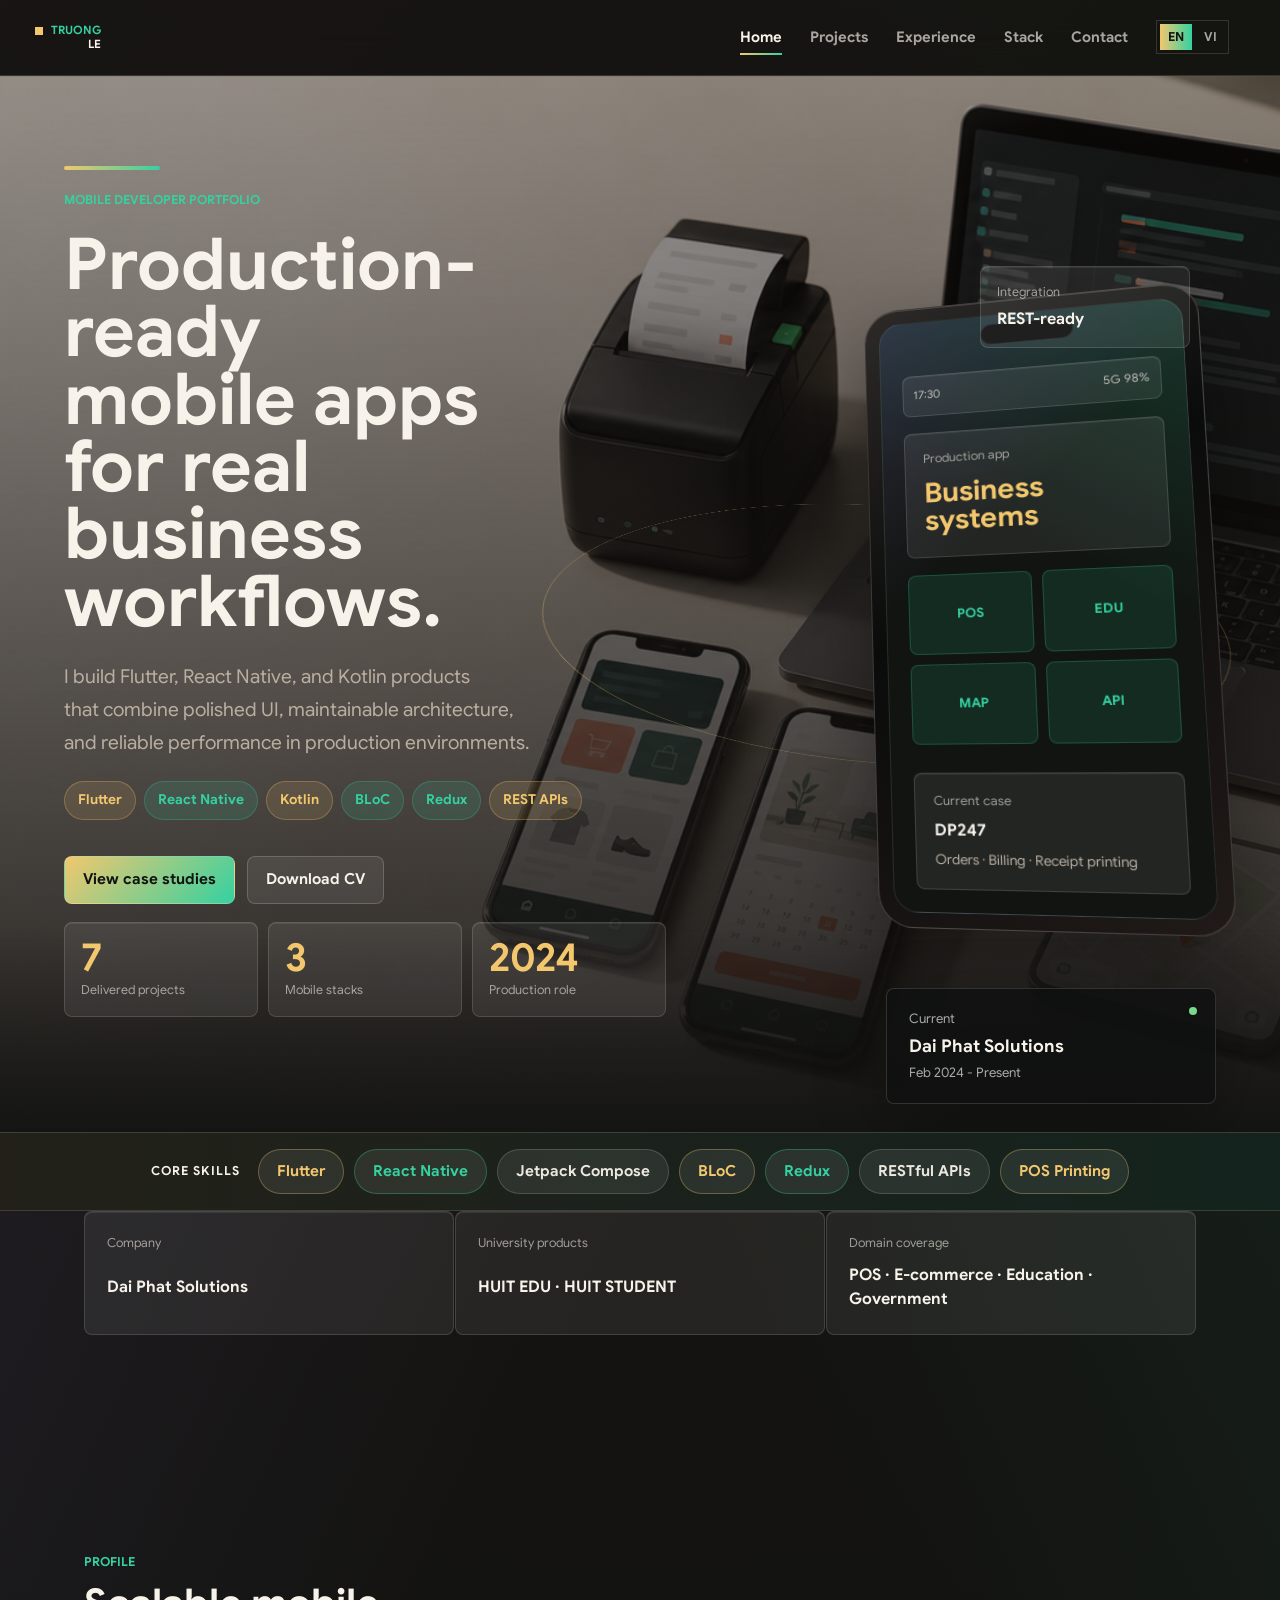
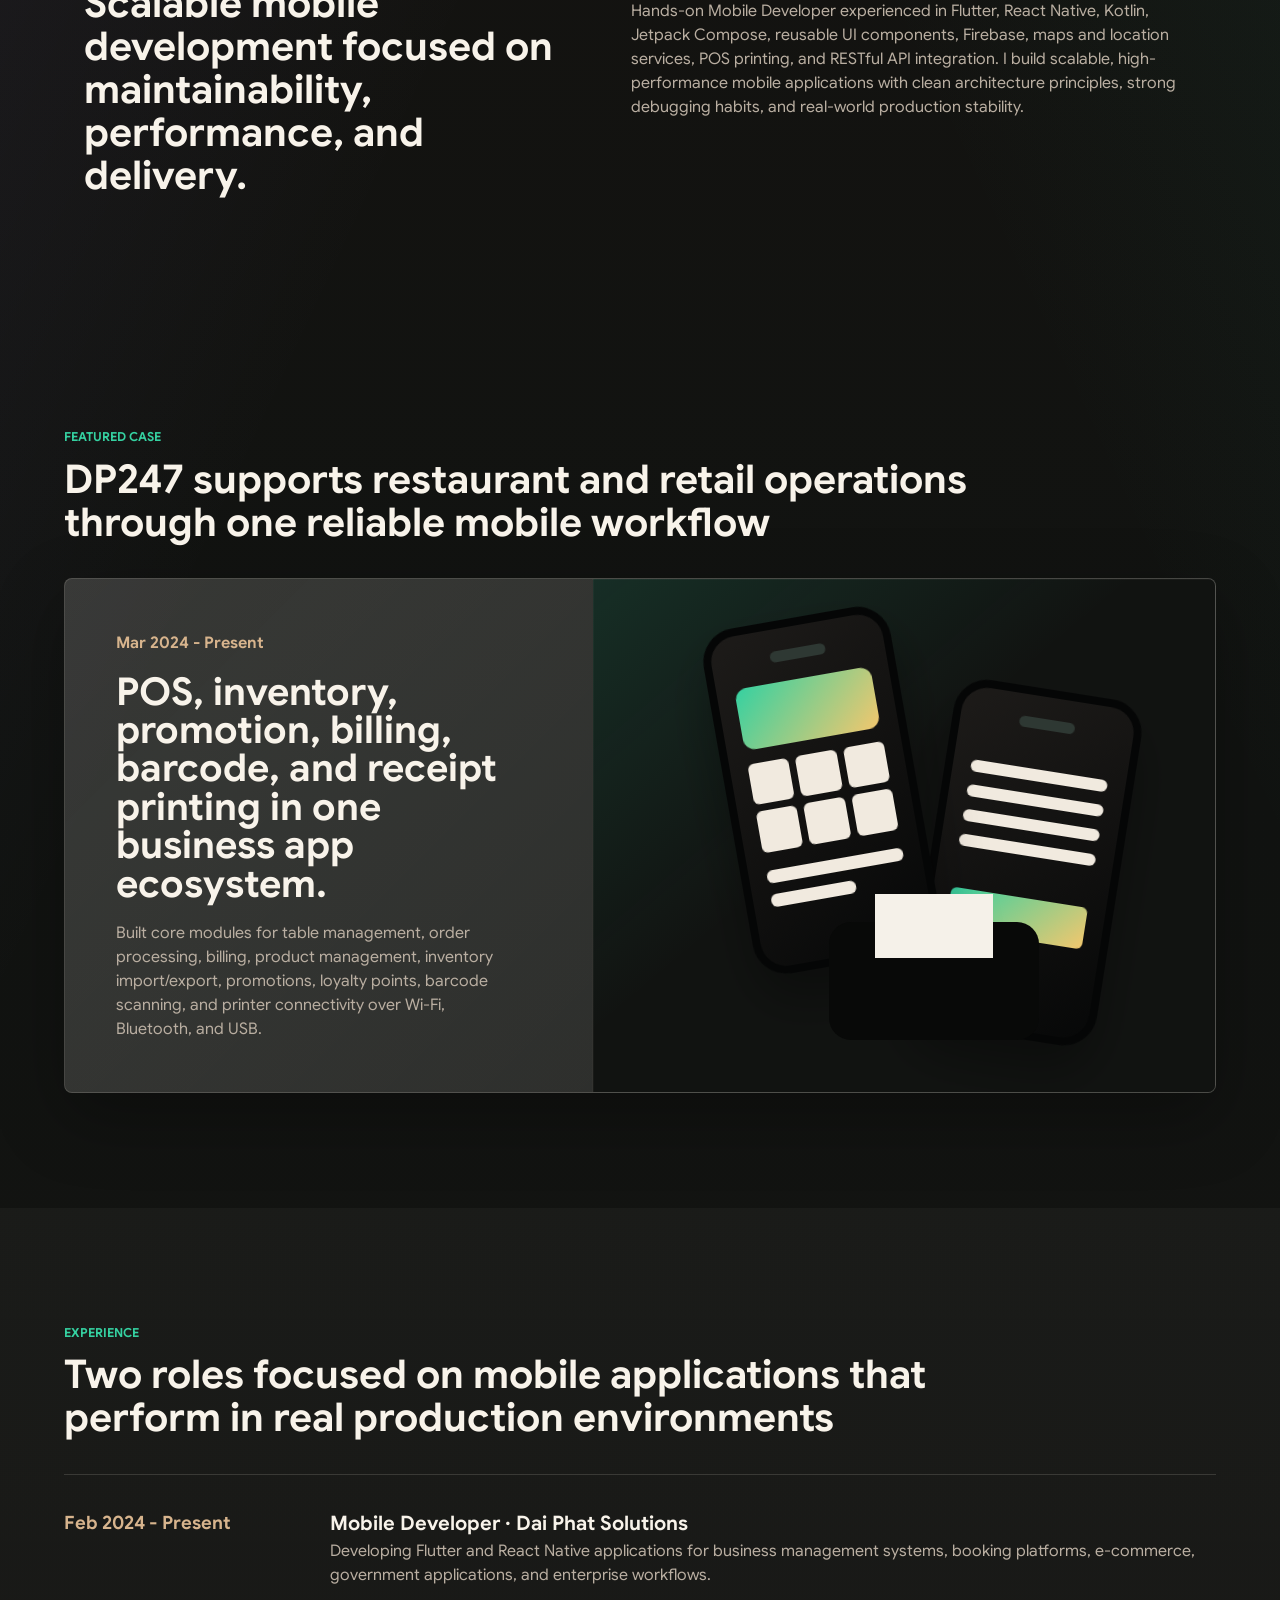
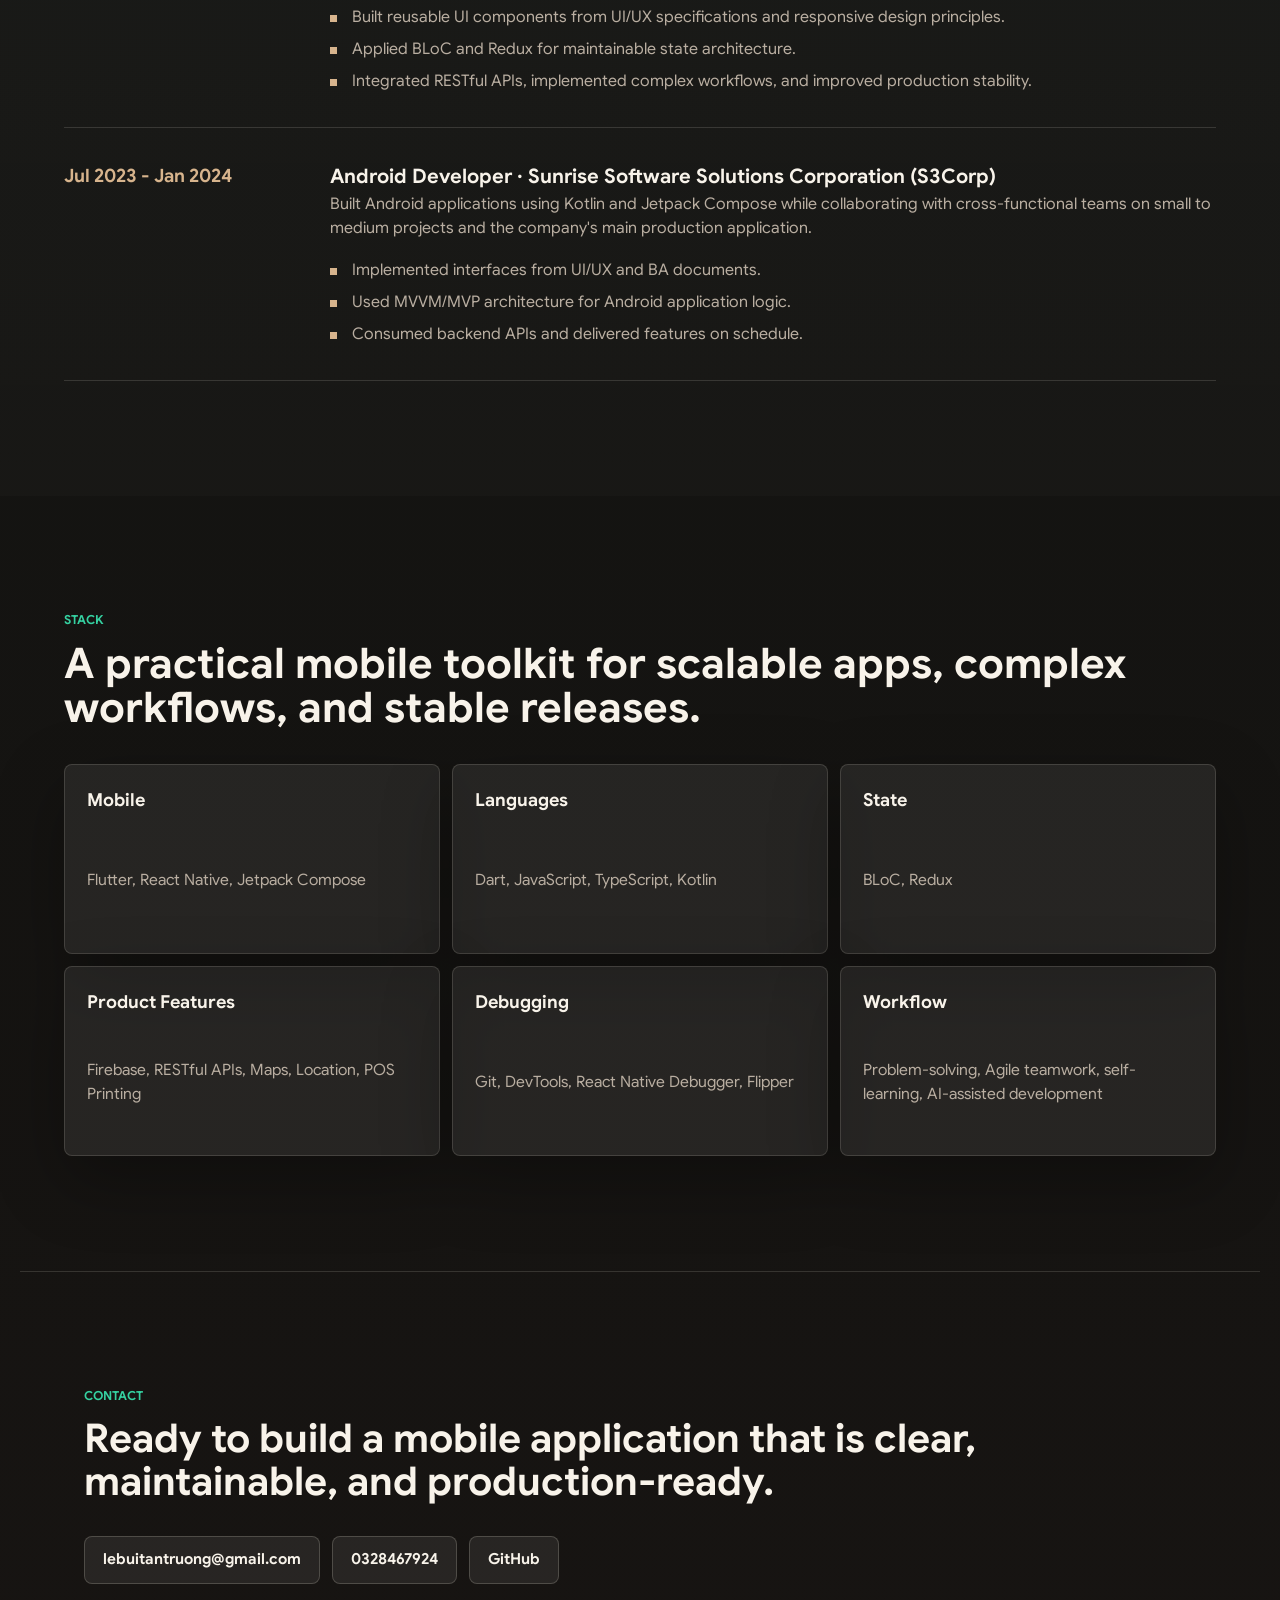
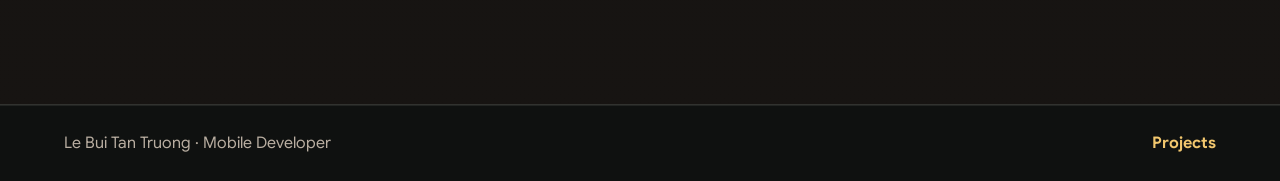
<file: index.html>
<!doctype html>
<html lang="en">
  <head>
    <meta charset="UTF-8" />
    <meta name="viewport" content="width=device-width, initial-scale=1.0" />
    <meta
      name="description"
      content="Le Bui Tan Truong is a Mobile Developer building Flutter, React Native, and Kotlin applications for POS, booking, e-commerce, government, and enterprise workflows."
      data-i18n-attr="content:meta.description"
    />
    <title data-i18n="meta.title">Le Bui Tan Truong | Mobile Developer</title>
    <link rel="icon" href="assets/favicon.svg" type="image/svg+xml" />
    <meta name="theme-color" content="#14110f" />
    <link rel="preload" href="assets/mobile-systems-hero.png" as="image" />
    <link rel="stylesheet" href="styles.css" />
    <script type="application/ld+json">
      {
        "@context": "https://schema.org",
        "@graph": [
          {
            "@type": "Person",
            "@id": "index.html#person",
            "name": "Le Bui Tan Truong",
            "jobTitle": "Mobile Developer",
            "email": "mailto:lebuitantruong@gmail.com",
            "telephone": "0328467924",
            "knowsAbout": [
              "Flutter",
              "React Native",
              "Kotlin",
              "Jetpack Compose",
              "BLoC",
              "Redux",
              "Firebase",
              "RESTful APIs",
              "POS Printing",
              "Mobile UX"
            ],
            "sameAs": ["https://github.com/lbtt2801"]
          },
          {
            "@type": "WebSite",
            "@id": "index.html#website",
            "name": "Le Bui Tan Truong - Mobile Developer Portfolio",
            "publisher": { "@id": "index.html#person" }
          }
        ]
      }
    </script>
  </head>
  <body>
    <div class="scroll-progress" aria-hidden="true"></div>
    <header class="site-header" data-header>
      <a class="brand" href="index.html" aria-label="Le Bui Tan Truong home">
        <span>TRUONG</span><span>LE</span>
      </a>
      <button
        class="nav-toggle"
        type="button"
        aria-label="Toggle navigation"
        data-i18n-attr="aria-label:nav.toggle"
        aria-expanded="false"
        data-nav-toggle
      >
        <span></span>
        <span></span>
      </button>
      <nav class="nav" data-nav>
        <a class="is-active" href="index.html" data-i18n="nav.home">Home</a>
        <a href="projects.html" data-i18n="nav.projects">Projects</a>
        <a href="#experience" data-i18n="nav.experience">Experience</a>
        <a href="#stack" data-i18n="nav.stack">Stack</a>
        <a href="#contact" data-i18n="nav.contact">Contact</a>
        <div
          class="language-switcher"
          aria-label="Language selection"
          data-i18n-attr="aria-label:language.label"
          data-language-switcher
        >
          <button type="button" data-locale-option="en">EN</button>
          <button type="button" data-locale-option="vi">VI</button>
        </div>
      </nav>
    </header>

    <main>
      <section class="home-hero" aria-labelledby="hero-title">
        <div
          class="home-hero__image premium-device-stage"
          role="img"
          aria-label="Simulated production mobile application for portfolio projects"
        >
          <div class="device-orbit" aria-hidden="true"></div>
          <div class="device-shell" data-tilt-card>
            <div class="device-camera"></div>
            <div class="device-screen">
              <div class="screen-status">
                <span>17:30</span>
                <span>5G 98%</span>
              </div>
              <div class="screen-hero">
                <small data-i18n="home.device.kicker">Production app</small>
                <strong data-i18n="home.device.title">Business systems</strong>
              </div>
              <div class="app-grid" aria-hidden="true">
                <span>POS</span>
                <span>EDU</span>
                <span>MAP</span>
                <span>API</span>
              </div>
              <div class="screen-card">
                <span data-i18n="home.device.caseLabel">Current case</span>
                <strong>DP247</strong>
                <small data-i18n="home.device.caseDetail"
                  >Orders · Billing · Receipt printing</small
                >
              </div>
            </div>
          </div>
          <div class="signal-card signal-card--top">
            <span data-i18n="home.signals.integrationLabel">Integration</span>
            <strong data-i18n="home.signals.integrationValue"
              >REST-ready</strong
            >
          </div>
          <div class="signal-card signal-card--bottom">
            <span data-i18n="home.signals.architectureLabel">Architecture</span>
            <strong>BLoC · Redux · MVVM</strong>
          </div>
        </div>
        <div class="home-hero__content">
          <p class="eyebrow" data-i18n="home.hero.eyebrow">
            Mobile Developer Portfolio
          </p>
          <h1 id="hero-title">
            <span data-i18n="home.hero.title1">Production-ready</span>
            <span data-i18n="home.hero.title2">mobile apps for real</span>
            <span data-i18n="home.hero.title3">business workflows.</span>
          </h1>
          <p class="hero-lede">
            <span data-i18n="home.hero.lede1"
              >I build Flutter, React Native, and Kotlin products</span
            >
            <span data-i18n="home.hero.lede2"
              >that combine polished UI, maintainable architecture,</span
            >
            <span data-i18n="home.hero.lede3"
              >and reliable performance in production environments.</span
            >
          </p>
          <div class="hero-skills" aria-label="Primary skills">
            <span>Flutter</span>
            <span>React Native</span>
            <span>Kotlin</span>
            <span>BLoC</span>
            <span>Redux</span>
            <span>REST APIs</span>
          </div>
          <div class="hero-actions" aria-label="Primary actions">
            <a
              class="button button--dark"
              href="projects.html"
              data-haptic
              data-i18n="home.hero.viewCases"
              >View case studies</a
            >
            <a
              class="button button--light"
              href="assets/CV_LeBuiTanTruong_MobileDeveloper.pdf"
              data-haptic
              data-i18n="home.hero.downloadCv"
              >Download CV</a
            >
          </div>
          <div class="trust-metrics" aria-label="Capability proof">
            <div>
              <strong>7</strong
              ><span data-i18n="home.metrics.projects">Delivered projects</span>
            </div>
            <div>
              <strong>3</strong
              ><span data-i18n="home.metrics.stacks">Mobile stacks</span>
            </div>
            <div>
              <strong>2024</strong
              ><span data-i18n="home.metrics.role">Production role</span>
            </div>
          </div>
          <div class="hero-console" aria-label="Engineering focus">
            <div>
              <span data-i18n="home.console.stateLabel">state</span
              ><strong data-i18n="home.console.stateValue"
                >production-ready</strong
              >
            </div>
            <div>
              <span data-i18n="home.console.architectureLabel"
                >architecture</span
              ><strong>BLoC · Redux · MVVM</strong>
            </div>
            <div>
              <span data-i18n="home.console.integrationsLabel"
                >integrations</span
              ><strong>REST APIs · FCM · Maps · POS Print</strong>
            </div>
          </div>
        </div>
        <aside class="availability" aria-label="Availability">
          <span data-i18n="home.availability.label">Current</span>
          <strong>Dai Phat Solutions</strong>
          <small>Feb 2024 - Present</small>
        </aside>
      </section>

      <section class="ticker" aria-label="Core technologies">
        <strong class="ticker-label" data-i18n="home.ticker.label"
          >Core skills</strong
        >
        <span>Flutter</span>
        <span>React Native</span>
        <span>Jetpack Compose</span>
        <span>BLoC</span>
        <span>Redux</span>
        <span>RESTful APIs</span>
        <span>POS Printing</span>
      </section>

      <section class="proof-strip reveal" aria-label="Trust indicators">
        <article>
          <span data-i18n="home.proof.companyLabel">Company</span>
          <strong>Dai Phat Solutions</strong>
        </article>
        <article>
          <span data-i18n="home.proof.universityLabel"
            >University products</span
          >
          <strong>HUIT EDU · HUIT STUDENT</strong>
        </article>
        <article>
          <span data-i18n="home.proof.domainLabel">Domain coverage</span>
          <strong data-i18n="home.proof.domainValue"
            >POS · E-commerce · Education · Government</strong
          >
        </article>
      </section>

      <section
        class="section split-intro profile-intro reveal"
        aria-label="Profile summary"
      >
        <div>
          <p class="eyebrow" data-i18n="home.profile.eyebrow">Profile</p>
          <h2 data-i18n="home.profile.title">
            Scalable mobile development focused on maintainability, performance,
            and delivery.
          </h2>
        </div>
        <p data-i18n="home.profile.body">
          Hands-on Mobile Developer experienced in Flutter, React Native,
          Kotlin, Jetpack Compose, reusable UI components, Firebase, maps and
          location services, POS printing, and RESTful API integration. I build
          scalable, high-performance mobile applications with clean architecture
          principles, strong debugging habits, and real-world production
          stability.
        </p>
      </section>

      <section
        class="section signature-work reveal"
        aria-labelledby="signature-title"
      >
        <div class="section-heading">
          <p class="eyebrow" data-i18n="home.featured.eyebrow">Featured case</p>
          <h2 id="signature-title" data-i18n="home.featured.title">
            DP247 supports restaurant and retail operations through one reliable
            mobile workflow
          </h2>
        </div>

        <a
          class="case-panel glass-panel"
          href="projects.html#dp247"
          aria-label="Open DP247 project case study"
          data-haptic
        >
          <div class="case-copy">
            <span>Mar 2024 - Present</span>
            <h3 data-i18n="home.featured.cardTitle">
              POS, inventory, promotion, billing, barcode, and receipt printing
              in one business app ecosystem.
            </h3>
            <p data-i18n="home.featured.cardBody">
              Built core modules for table management, order processing,
              billing, product management, inventory import/export, promotions,
              loyalty points, barcode scanning, and printer connectivity over
              Wi-Fi, Bluetooth, and USB.
            </p>
          </div>
          <div class="product-shot" aria-hidden="true">
            <div class="phone phone--front">
              <div class="phone-bar"></div>
              <div class="screen-section screen-section--green"></div>
              <div class="table-grid">
                <span></span><span></span><span></span><span></span><span></span
                ><span></span>
              </div>
              <div class="order-row"></div>
              <div class="order-row short"></div>
            </div>
            <div class="phone phone--back">
              <div class="phone-bar"></div>
              <div class="receipt-lines">
                <span></span><span></span><span></span><span></span>
              </div>
              <div class="pay-button"></div>
            </div>
            <div class="printer">
              <span></span>
            </div>
          </div>
        </a>
      </section>

      <section
        id="experience"
        class="section experience reveal"
        aria-labelledby="experience-title"
      >
        <div class="section-heading">
          <p class="eyebrow" data-i18n="home.experience.eyebrow">Experience</p>
          <h2 id="experience-title" data-i18n="home.experience.title">
            Two roles focused on mobile applications that perform in real
            production environments
          </h2>
        </div>

        <div class="experience-list">
          <article>
            <time>Feb 2024 - Present</time>
            <div>
              <h3>Mobile Developer · Dai Phat Solutions</h3>
              <p data-i18n="home.experience.dps.body">
                Developing Flutter and React Native applications for business
                management systems, booking platforms, e-commerce, government
                applications, and enterprise workflows.
              </p>
              <ul>
                <li>
                  <span data-i18n="home.experience.dps.item1"
                    >Built reusable UI components from UI/UX specifications and
                    responsive design principles.
                  </span>
                </li>
                <li>
                  <span data-i18n="home.experience.dps.item2"
                    >Applied BLoC and Redux for maintainable state
                    architecture.</span
                  >
                </li>
                <li>
                  <span data-i18n="home.experience.dps.item3"
                    >Integrated RESTful APIs, implemented complex workflows, and
                    improved production stability.
                  </span>
                </li>
              </ul>
            </div>
          </article>
          <article>
            <time>Jul 2023 - Jan 2024</time>
            <div>
              <h3>
                Android Developer · Sunrise Software Solutions Corporation
                (S3Corp)
              </h3>
              <p data-i18n="home.experience.s3.body">
                Built Android applications using Kotlin and Jetpack Compose
                while collaborating with cross-functional teams on small to
                medium projects and the company's main production application.
              </p>
              <ul>
                <li>
                  <span data-i18n="home.experience.s3.item1"
                    >Implemented interfaces from UI/UX and BA documents.</span
                  >
                </li>
                <li>
                  <span data-i18n="home.experience.s3.item2"
                    >Used MVVM/MVP architecture for Android application
                    logic.</span
                  >
                </li>
                <li>
                  <span data-i18n="home.experience.s3.item3"
                    >Consumed backend APIs and delivered features on
                    schedule.</span
                  >
                </li>
              </ul>
            </div>
          </article>
        </div>
      </section>

      <section
        id="stack"
        class="section stack reveal"
        aria-labelledby="stack-title"
      >
        <div class="section-heading">
          <p class="eyebrow" data-i18n="home.stack.eyebrow">Stack</p>
          <h2 id="stack-title" data-i18n="home.stack.title">
            A practical mobile toolkit for scalable apps, complex workflows, and
            stable releases.
          </h2>
        </div>
        <div class="stack-board">
          <article>
            <strong data-i18n="home.stack.mobileLabel">Mobile</strong
            ><span data-i18n="home.stack.mobileValue"
              >Flutter, React Native, Jetpack Compose</span
            >
          </article>
          <article>
            <strong data-i18n="home.stack.languagesLabel">Languages</strong
            ><span data-i18n="home.stack.languagesValue"
              >Dart, JavaScript, TypeScript, Kotlin</span
            >
          </article>
          <article>
            <strong data-i18n="home.stack.stateLabel">State</strong
            ><span data-i18n="home.stack.stateValue">BLoC, Redux</span>
          </article>
          <article>
            <strong data-i18n="home.stack.featuresLabel"
              >Product Features</strong
            ><span data-i18n="home.stack.featuresValue"
              >Firebase, RESTful APIs, Maps, Location, POS Printing</span
            >
          </article>
          <article>
            <strong data-i18n="home.stack.debuggingLabel">Debugging</strong
            ><span data-i18n="home.stack.debuggingValue"
              >Git, DevTools, React Native Debugger, Flipper</span
            >
          </article>
          <article>
            <strong data-i18n="home.stack.workflowLabel">Workflow</strong
            ><span data-i18n="home.stack.workflowValue"
              >Problem-solving, Agile teamwork, self-learning, AI-assisted
              development</span
            >
          </article>
        </div>
      </section>

      <section
        id="contact"
        class="contact-band reveal"
        aria-labelledby="contact-title"
      >
        <p class="eyebrow" data-i18n="home.contact.eyebrow">Contact</p>
        <h2 id="contact-title" data-i18n="home.contact.title">
          Ready to build a mobile application that is clear, maintainable, and
          production-ready.
        </h2>
        <div class="contact-links">
          <a href="mailto:lebuitantruong@gmail.com">lebuitantruong@gmail.com</a>
          <a href="tel:0328467924">0328467924</a>
          <a href="https://github.com/lbtt2801">GitHub</a>
        </div>
      </section>
    </main>

    <footer class="footer">
      <span data-i18n="footer.homeLabel"
        >Le Bui Tan Truong · Mobile Developer</span
      >
      <a href="projects.html" data-i18n="nav.projects">Projects</a>
    </footer>

    <script src="config.js"></script>
    <script src="script.js"></script>
  </body>
</html>
</file>
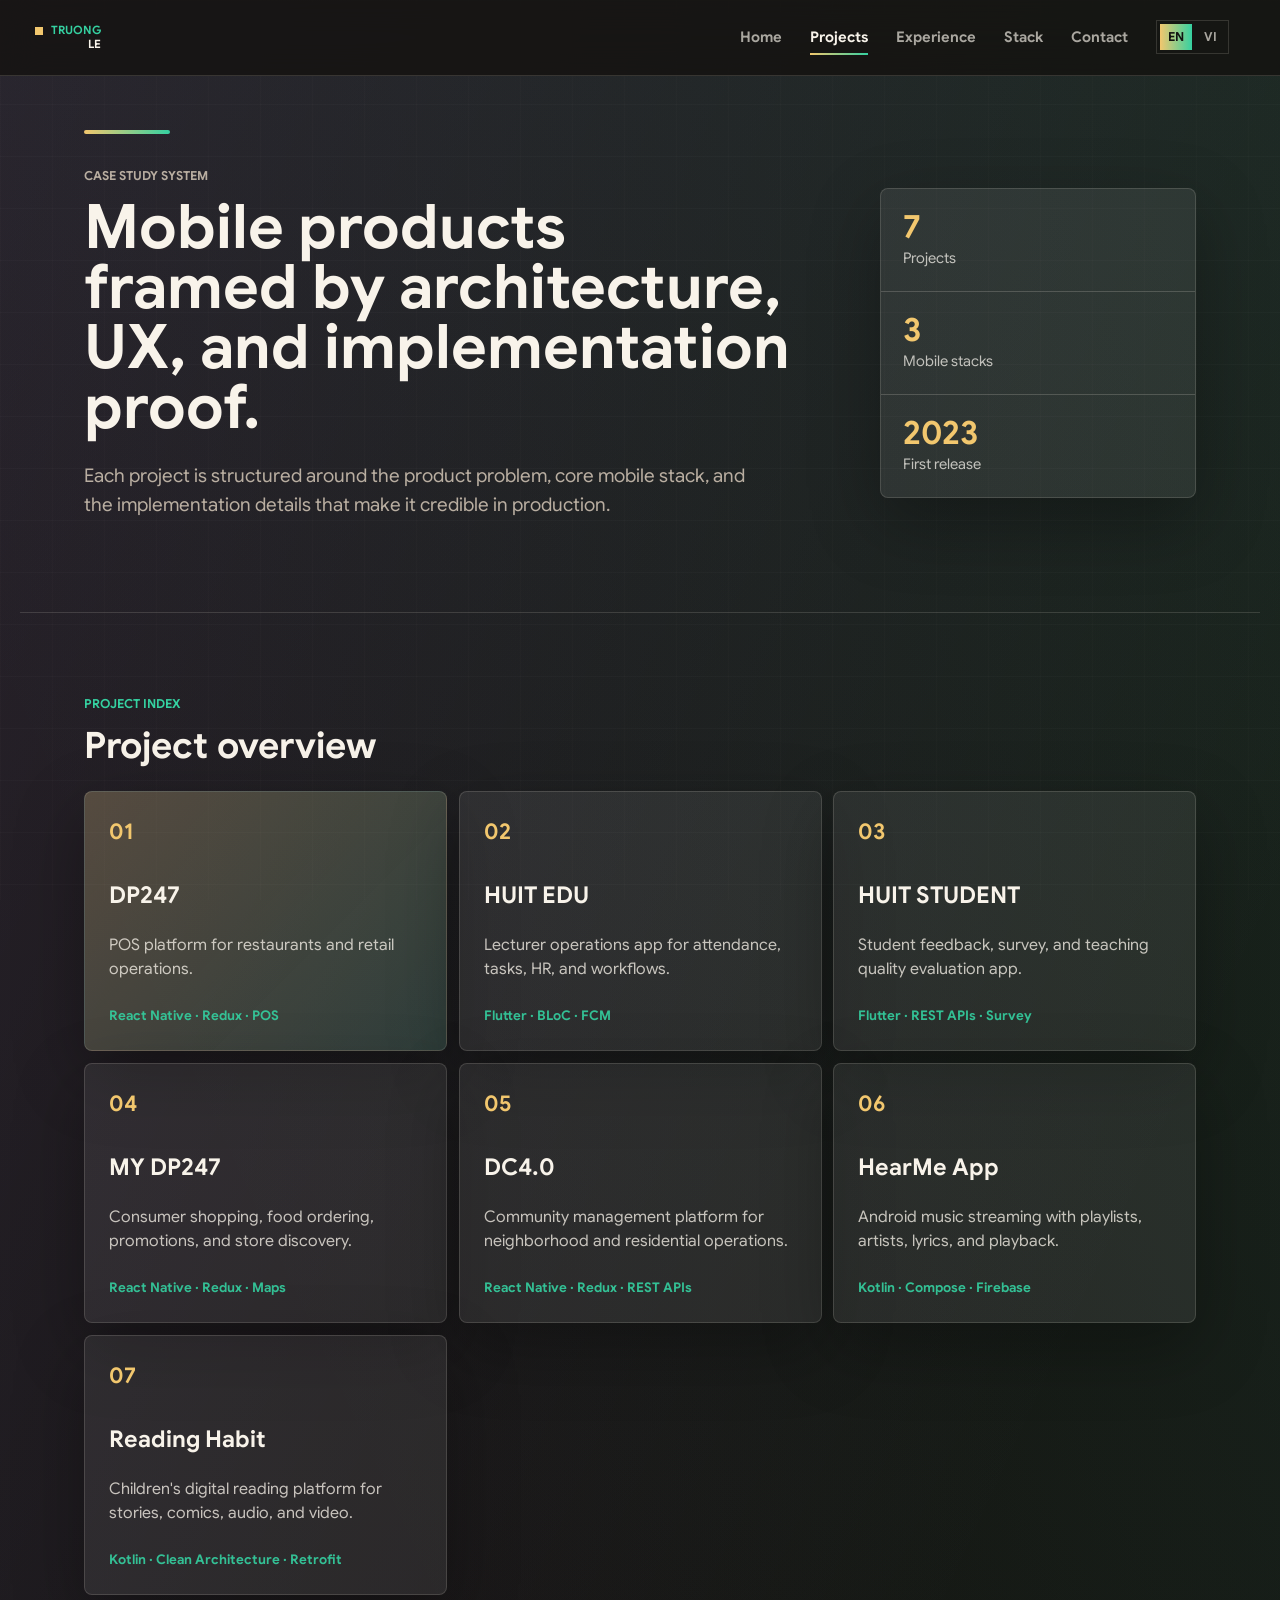
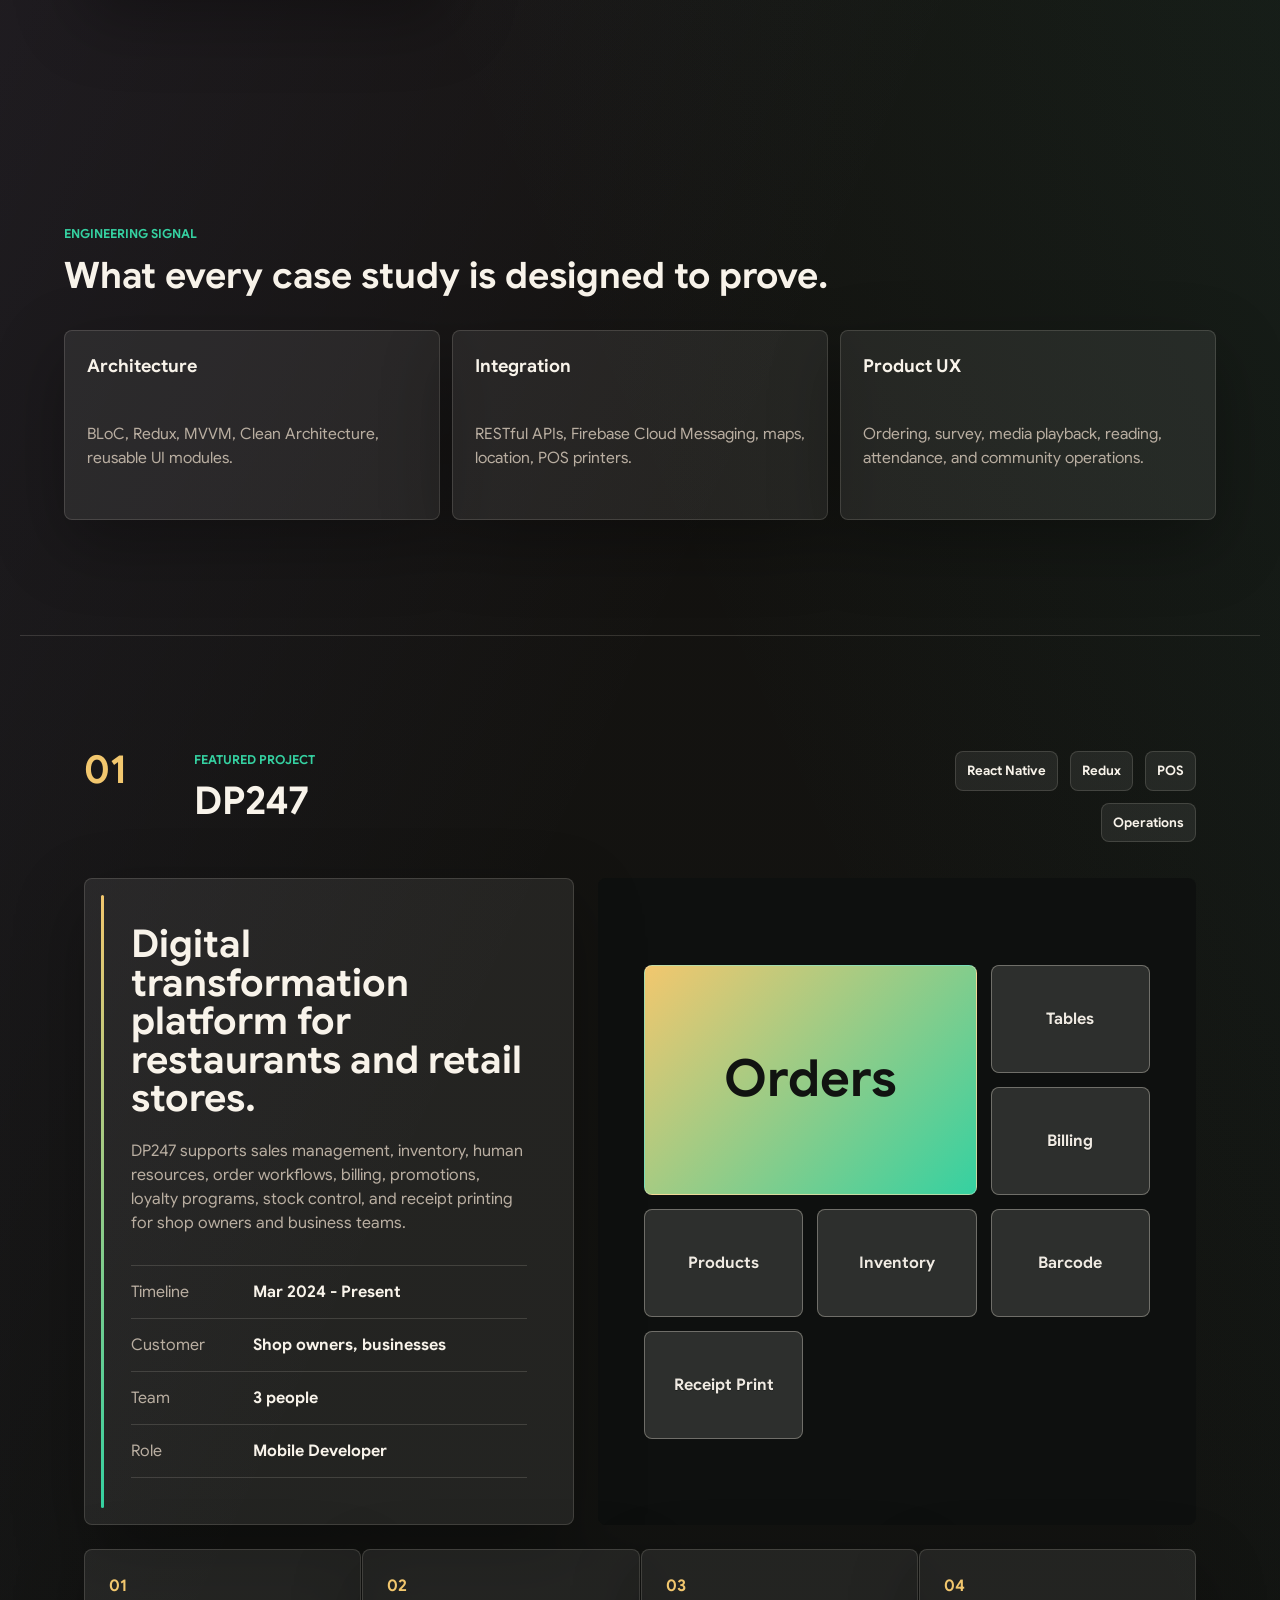
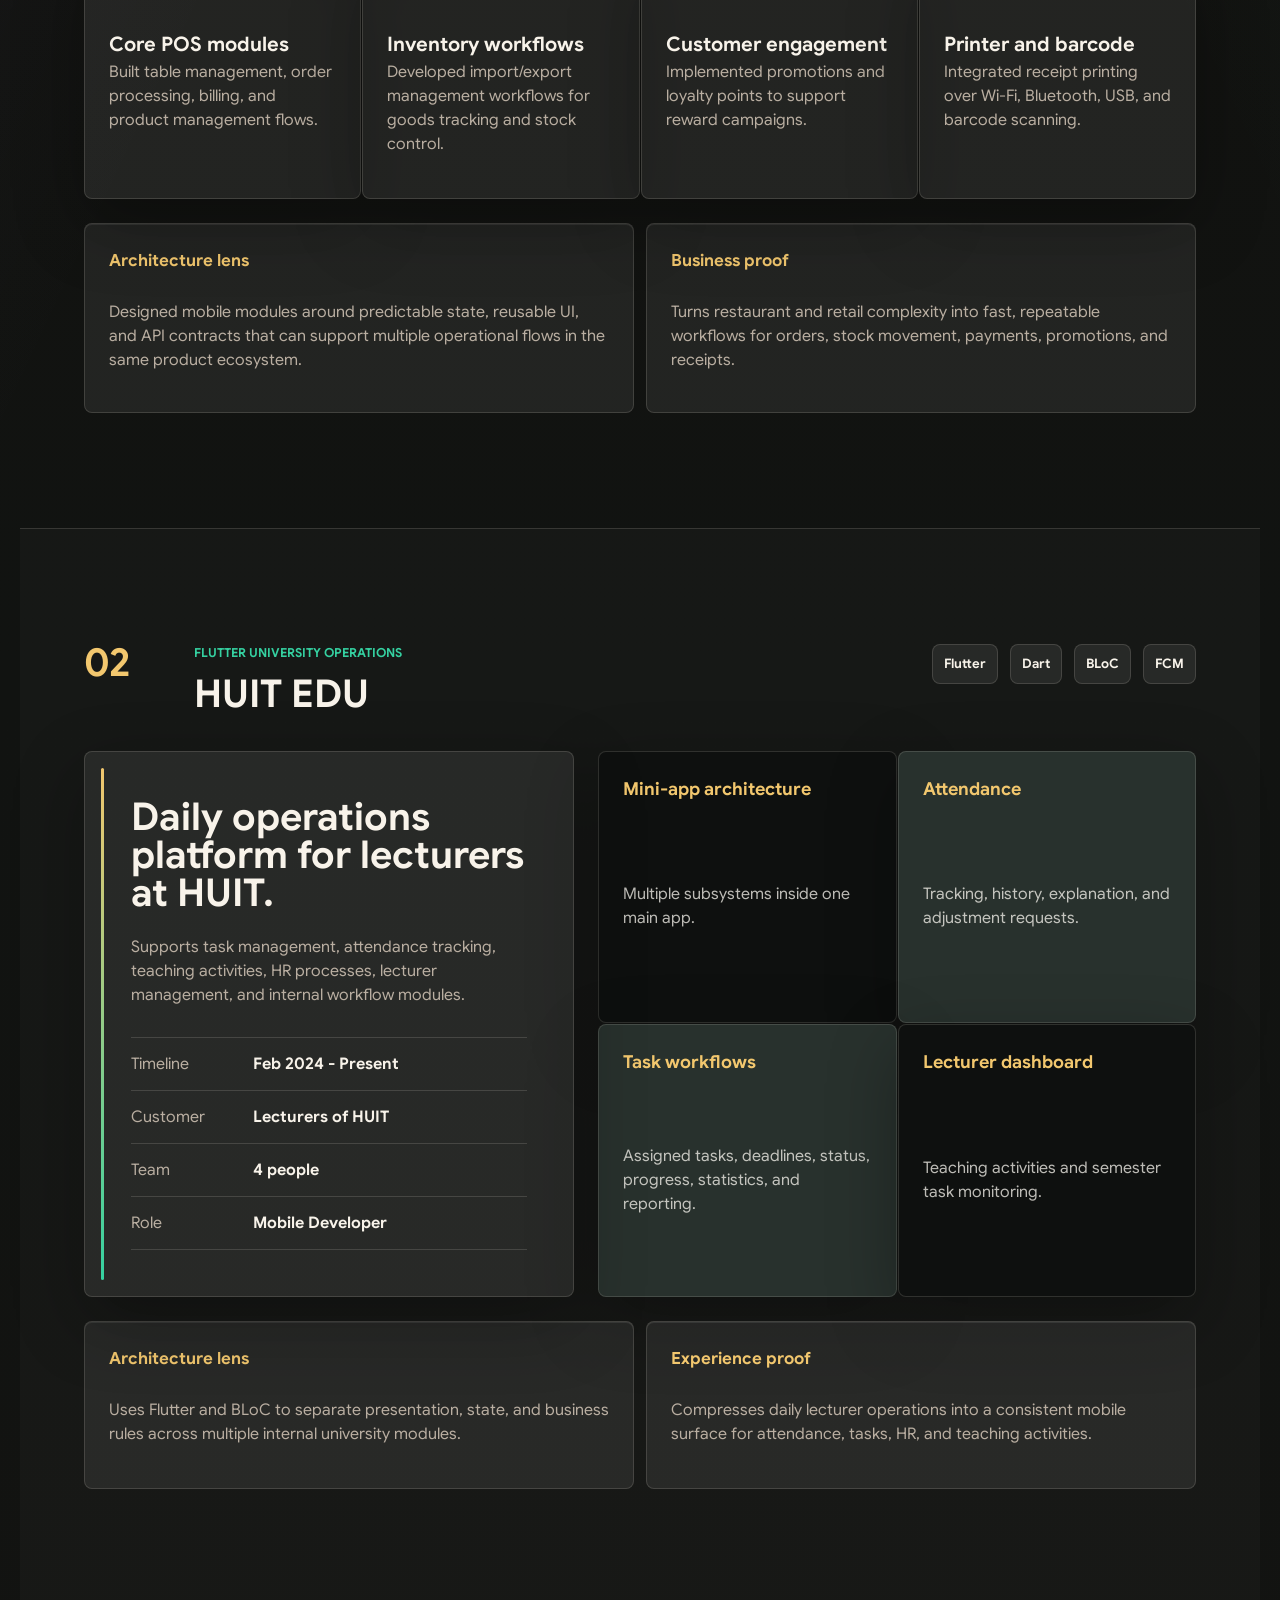
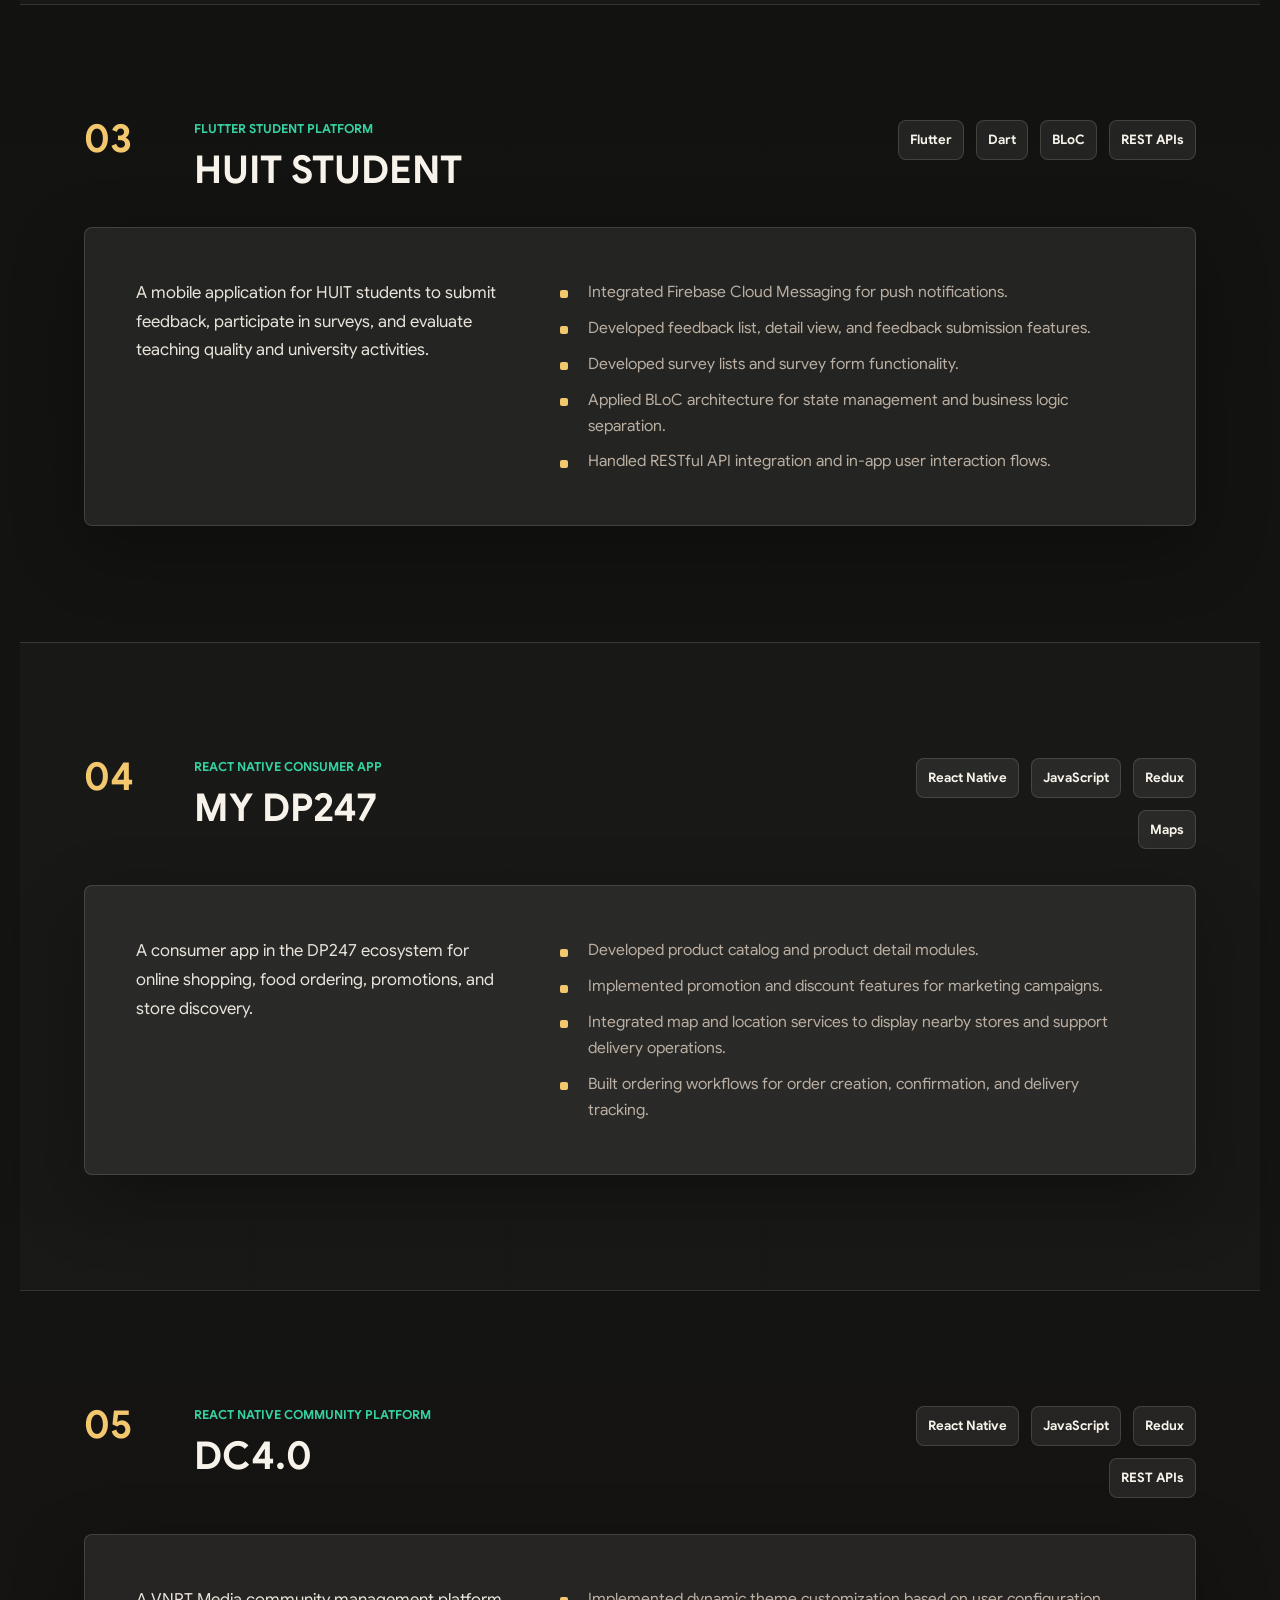
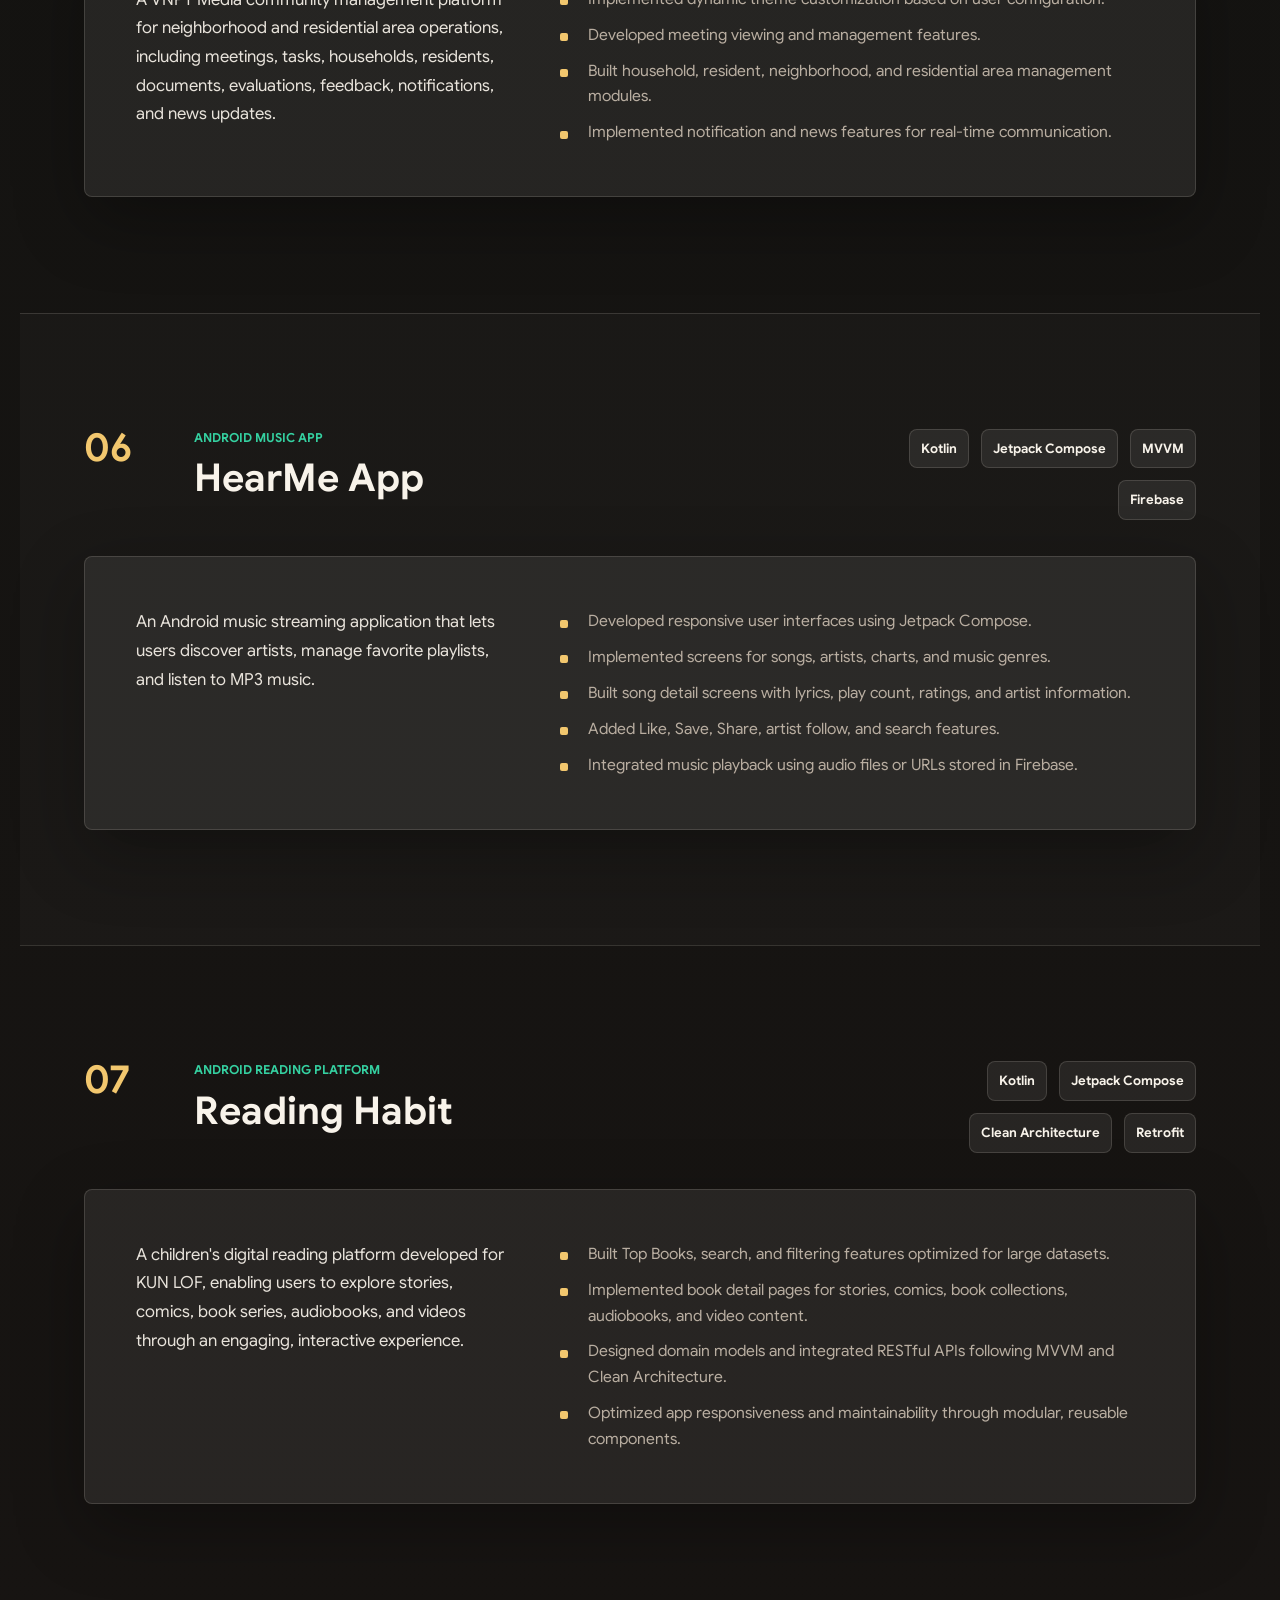
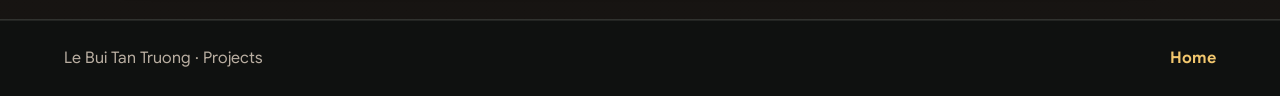
<file: projects.html>
<!doctype html>
<html lang="en">
  <head>
    <meta charset="UTF-8" />
    <meta name="viewport" content="width=device-width, initial-scale=1.0" />
    <meta
      name="description"
      content="Projects by Le Bui Tan Truong across Flutter, React Native, Kotlin, POS systems, university apps, e-commerce, community management, music streaming, and reading platforms."
      data-i18n-attr="content:meta.description"
    />
    <title data-i18n="meta.title">Projects | Le Bui Tan Truong</title>
    <link rel="icon" href="assets/favicon.svg" type="image/svg+xml" />
    <meta name="theme-color" content="#14110f" />
    <link rel="stylesheet" href="styles.css" />
    <script type="application/ld+json">
      {
        "@context": "https://schema.org",
        "@graph": [
          {
            "@type": "Person",
            "@id": "index.html#person",
            "name": "Le Bui Tan Truong",
            "jobTitle": "Mobile Developer",
            "knowsAbout": [
              "Flutter",
              "React Native",
              "Kotlin",
              "BLoC",
              "Redux",
              "MVVM",
              "RESTful APIs",
              "Firebase",
              "Mobile Architecture"
            ],
            "sameAs": ["https://github.com/lbtt2801"]
          },
          {
            "@type": "CollectionPage",
            "@id": "projects.html#projects",
            "name": "Mobile project case studies",
            "about": { "@id": "index.html#person" },
            "hasPart": [
              { "@type": "CreativeWork", "name": "DP247", "description": "POS, inventory, billing, promotion, loyalty, barcode, and receipt printing mobile workflows." },
              { "@type": "CreativeWork", "name": "HUIT EDU", "description": "Flutter lecturer operations app for attendance, tasks, HR, and internal workflows." },
              { "@type": "CreativeWork", "name": "HUIT STUDENT", "description": "Flutter student survey, feedback, and teaching quality evaluation platform." },
              { "@type": "CreativeWork", "name": "MY DP247", "description": "React Native commerce and food ordering app with maps and promotions." },
              { "@type": "CreativeWork", "name": "DC4.0", "description": "React Native community management platform for neighborhood and residential area operations." },
              { "@type": "CreativeWork", "name": "HearMe App", "description": "Kotlin music streaming app using Jetpack Compose, Firebase, and MVVM." },
              { "@type": "CreativeWork", "name": "Reading Habit", "description": "Children's reading platform using Kotlin, Jetpack Compose, Clean Architecture, and Retrofit." }
            ]
          }
        ]
      }
    </script>
  </head>
  <body>
    <div class="scroll-progress" aria-hidden="true"></div>
    <header class="site-header" data-header>
      <a class="brand" href="index.html" aria-label="Le Bui Tan Truong home">
        <span>TRUONG</span><span>LE</span>
      </a>
      <button
        class="nav-toggle"
        type="button"
        aria-label="Toggle navigation"
        data-i18n-attr="aria-label:nav.toggle"
        aria-expanded="false"
        data-nav-toggle
      >
        <span></span>
        <span></span>
      </button>
      <nav class="nav" data-nav>
        <a href="index.html" data-i18n="nav.home">Home</a>
        <a class="is-active" href="projects.html" data-i18n="nav.projects">Projects</a>
        <a href="index.html#experience" data-i18n="nav.experience">Experience</a>
        <a href="index.html#stack" data-i18n="nav.stack">Stack</a>
        <a href="index.html#contact" data-i18n="nav.contact">Contact</a>
        <div
          class="language-switcher"
          aria-label="Language selection"
          data-i18n-attr="aria-label:language.label"
          data-language-switcher
        >
          <button type="button" data-locale-option="en">EN</button>
          <button type="button" data-locale-option="vi">VI</button>
        </div>
      </nav>
    </header>

    <main>
      <section class="project-hero" aria-labelledby="projects-title">
        <div>
          <p class="eyebrow" data-i18n="projects.hero.eyebrow">Case study system</p>
          <h1 id="projects-title">
            <span data-i18n="projects.hero.title1">Mobile products</span>
            <span data-i18n="projects.hero.title2">framed by architecture, UX, and implementation proof.</span>
          </h1>
          <p>
            <span
              data-i18n="projects.hero.lede1"
              >Each project is structured around the product problem, core
              mobile stack,</span
            >
            <span
              data-i18n="projects.hero.lede2"
              >and the implementation details that make it credible in
              production.</span
            >
          </p>
        </div>
        <aside class="project-hero__stats" aria-label="Project summary">
          <div><strong>7</strong><span data-i18n="projects.stats.projects">Projects</span></div>
          <div><strong>3</strong><span data-i18n="projects.stats.stacks">Mobile stacks</span></div>
          <div><strong>2023</strong><span data-i18n="projects.stats.release">First release</span></div>
        </aside>
      </section>

      <section class="project-overview" aria-labelledby="overview-title">
        <div class="section-heading">
          <p class="eyebrow" data-i18n="projects.overview.eyebrow">Project index</p>
          <h2 id="overview-title" data-i18n="projects.overview.title">Project overview</h2>
        </div>
        <div class="project-grid">
          <a href="#dp247">
            <span>01</span>
            <h3>DP247</h3>
            <p data-i18n="projects.overview.dp247">POS platform for restaurants and retail operations.</p>
            <small>React Native · Redux · POS</small>
          </a>
          <a href="#huit-edu">
            <span>02</span>
            <h3>HUIT EDU</h3>
            <p data-i18n="projects.overview.huitEdu">
              Lecturer operations app for attendance, tasks, HR, and workflows.
            </p>
            <small>Flutter · BLoC · FCM</small>
          </a>
          <a href="#huit-student">
            <span>03</span>
            <h3>HUIT STUDENT</h3>
            <p data-i18n="projects.overview.huitStudent">
              Student feedback, survey, and teaching quality evaluation app.
            </p>
            <small>Flutter · REST APIs · Survey</small>
          </a>
          <a href="#my-dp247">
            <span>04</span>
            <h3>MY DP247</h3>
            <p data-i18n="projects.overview.myDp247">
              Consumer shopping, food ordering, promotions, and store discovery.
            </p>
            <small>React Native · Redux · Maps</small>
          </a>
          <a href="#dc40">
            <span>05</span>
            <h3>DC4.0</h3>
            <p data-i18n="projects.overview.dc40">
              Community management platform for neighborhood and residential
              operations.
            </p>
            <small>React Native · Redux · REST APIs</small>
          </a>
          <a href="#hearme">
            <span>06</span>
            <h3>HearMe App</h3>
            <p data-i18n="projects.overview.hearme">
              Android music streaming with playlists, artists, lyrics, and
              playback.
            </p>
            <small>Kotlin · Compose · Firebase</small>
          </a>
          <a href="#reading-habit">
            <span>07</span>
            <h3>Reading Habit</h3>
            <p data-i18n="projects.overview.readingHabit">
              Children's digital reading platform for stories, comics, audio,
              and video.
            </p>
            <small>Kotlin · Clean Architecture · Retrofit</small>
          </a>
        </div>
      </section>

      <section
        class="section project-system-notes reveal"
        aria-labelledby="system-notes-title"
      >
        <div class="section-heading">
          <p class="eyebrow" data-i18n="projects.system.eyebrow">Engineering signal</p>
          <h2 id="system-notes-title" data-i18n="projects.system.title">
            What every case study is designed to prove.
          </h2>
        </div>
        <div class="stack-board">
          <article>
            <strong data-i18n="projects.system.architectureLabel">Architecture</strong
            ><span
              data-i18n="projects.system.architectureBody"
              >BLoC, Redux, MVVM, Clean Architecture, reusable UI modules.</span
            >
          </article>
          <article>
            <strong data-i18n="projects.system.integrationLabel">Integration</strong
            ><span
              data-i18n="projects.system.integrationBody"
              >RESTful APIs, Firebase Cloud Messaging, maps, location, POS
              printers.</span
            >
          </article>
          <article>
            <strong data-i18n="projects.system.uxLabel">Product UX</strong
            ><span
              data-i18n="projects.system.uxBody"
              >Ordering, survey, media playback, reading, attendance, and
              community operations.</span
            >
          </article>
        </div>
      </section>

      <section
        id="dp247"
        class="project-case reveal"
        aria-labelledby="dp247-title"
      >
        <div class="project-case__header">
          <p class="section-number">01</p>
          <div>
            <p class="eyebrow" data-i18n="projects.dp247.eyebrow">Featured project</p>
            <h2 id="dp247-title">DP247</h2>
          </div>
          <div class="project-tags">
            <span>React Native</span>
            <span>Redux</span>
            <span>POS</span>
            <span>Operations</span>
          </div>
        </div>

        <div class="case-hero-grid">
          <div class="case-summary">
            <h3 data-i18n="projects.dp247.summaryTitle">
              Digital transformation platform for restaurants and retail stores.
            </h3>
            <p data-i18n="projects.dp247.summaryBody">
              DP247 supports sales management, inventory, human resources, order
              workflows, billing, promotions, loyalty programs, stock control,
              and receipt printing for shop owners and business teams.
            </p>
            <dl>
              <div>
                <dt data-i18n="projects.common.timeline">Timeline</dt>
                <dd>Mar 2024 - Present</dd>
              </div>
              <div>
                <dt data-i18n="projects.common.customer">Customer</dt>
                <dd data-i18n="projects.dp247.customer">Shop owners, businesses</dd>
              </div>
              <div>
                <dt data-i18n="projects.common.team">Team</dt>
                <dd data-i18n="projects.common.team3">3 people</dd>
              </div>
              <div>
                <dt data-i18n="projects.common.role">Role</dt>
                <dd data-i18n="projects.common.mobileDeveloper">Mobile Developer</dd>
              </div>
            </dl>
          </div>
          <div
            class="operations-map"
            aria-label="DP247 mobile workflow modules"
          >
            <span class="map-node map-node--core" data-i18n="projects.dp247.map.orders">Orders</span>
            <span class="map-node" data-i18n="projects.dp247.map.tables">Tables</span>
            <span class="map-node" data-i18n="projects.dp247.map.billing">Billing</span>
            <span class="map-node" data-i18n="projects.dp247.map.products">Products</span>
            <span class="map-node" data-i18n="projects.dp247.map.inventory">Inventory</span>
            <span class="map-node" data-i18n="projects.dp247.map.barcode">Barcode</span>
            <span class="map-node" data-i18n="projects.dp247.map.receipt">Receipt Print</span>
          </div>
        </div>

        <div class="detail-grid">
          <article>
            <span>01</span>
            <h3 data-i18n="projects.dp247.detail1Title">Core POS modules</h3>
            <p data-i18n="projects.dp247.detail1Body">
              Built table management, order processing, billing, and product
              management flows.
            </p>
          </article>
          <article>
            <span>02</span>
            <h3 data-i18n="projects.dp247.detail2Title">Inventory workflows</h3>
            <p data-i18n="projects.dp247.detail2Body">
              Developed import/export management workflows for goods tracking
              and stock control.
            </p>
          </article>
          <article>
            <span>03</span>
            <h3 data-i18n="projects.dp247.detail3Title">Customer engagement</h3>
            <p data-i18n="projects.dp247.detail3Body">
              Implemented promotions and loyalty points to support reward
              campaigns.
            </p>
          </article>
          <article>
            <span>04</span>
            <h3 data-i18n="projects.dp247.detail4Title">Printer and barcode</h3>
            <p data-i18n="projects.dp247.detail4Body">
              Integrated receipt printing over Wi-Fi, Bluetooth, USB, and
              barcode scanning.
            </p>
          </article>
        </div>
        <div class="case-lens">
          <article>
            <strong data-i18n="projects.common.architectureLens">Architecture lens</strong>
            <p data-i18n="projects.dp247.lensArchitecture">
              Designed mobile modules around predictable state, reusable UI, and
              API contracts that can support multiple operational flows in the
              same product ecosystem.
            </p>
          </article>
          <article>
            <strong data-i18n="projects.common.businessProof">Business proof</strong>
            <p data-i18n="projects.dp247.lensBusiness">
              Turns restaurant and retail complexity into fast, repeatable
              workflows for orders, stock movement, payments, promotions, and
              receipts.
            </p>
          </article>
        </div>
      </section>

      <section
        id="huit-edu"
        class="project-case secondary-case reveal"
        aria-labelledby="huit-edu-title"
      >
        <div class="project-case__header">
          <p class="section-number">02</p>
          <div>
            <p class="eyebrow" data-i18n="projects.huitEdu.eyebrow">Flutter university operations</p>
            <h2 id="huit-edu-title">HUIT EDU</h2>
          </div>
          <div class="project-tags">
            <span>Flutter</span>
            <span>Dart</span>
            <span>BLoC</span>
            <span>FCM</span>
          </div>
        </div>
        <div class="case-hero-grid">
          <div class="case-summary">
            <h3 data-i18n="projects.huitEdu.summaryTitle">Daily operations platform for lecturers at HUIT.</h3>
            <p data-i18n="projects.huitEdu.summaryBody">
              Supports task management, attendance tracking, teaching
              activities, HR processes, lecturer management, and internal
              workflow modules.
            </p>
            <dl>
              <div>
                <dt data-i18n="projects.common.timeline">Timeline</dt>
                <dd>Feb 2024 - Present</dd>
              </div>
              <div>
                <dt data-i18n="projects.common.customer">Customer</dt>
                <dd data-i18n="projects.huitEdu.customer">Lecturers of HUIT</dd>
              </div>
              <div>
                <dt data-i18n="projects.common.team">Team</dt>
                <dd data-i18n="projects.common.team4">4 people</dd>
              </div>
              <div>
                <dt data-i18n="projects.common.role">Role</dt>
                <dd data-i18n="projects.common.mobileDeveloper">Mobile Developer</dd>
              </div>
            </dl>
          </div>
          <div class="module-list">
            <article>
              <strong data-i18n="projects.huitEdu.module1Title">Mini-app architecture</strong
              ><span data-i18n="projects.huitEdu.module1Body">Multiple subsystems inside one main app.</span>
            </article>
            <article>
              <strong data-i18n="projects.huitEdu.module2Title">Attendance</strong
              ><span
                data-i18n="projects.huitEdu.module2Body"
                >Tracking, history, explanation, and adjustment requests.</span
              >
            </article>
            <article>
              <strong data-i18n="projects.huitEdu.module3Title">Task workflows</strong
              ><span
                data-i18n="projects.huitEdu.module3Body"
                >Assigned tasks, deadlines, status, progress, statistics, and
                reporting.</span
              >
            </article>
            <article>
              <strong data-i18n="projects.huitEdu.module4Title">Lecturer dashboard</strong
              ><span data-i18n="projects.huitEdu.module4Body">Teaching activities and semester task monitoring.</span>
            </article>
          </div>
        </div>
        <div class="case-lens">
          <article>
            <strong data-i18n="projects.common.architectureLens">Architecture lens</strong>
            <p data-i18n="projects.huitEdu.lensArchitecture">
              Uses Flutter and BLoC to separate presentation, state, and
              business rules across multiple internal university modules.
            </p>
          </article>
          <article>
            <strong data-i18n="projects.common.experienceProof">Experience proof</strong>
            <p data-i18n="projects.huitEdu.lensExperience">
              Compresses daily lecturer operations into a consistent mobile
              surface for attendance, tasks, HR, and teaching activities.
            </p>
          </article>
        </div>
      </section>

      <section
        id="huit-student"
        class="project-case reveal"
        aria-labelledby="huit-student-title"
      >
        <div class="project-case__header">
          <p class="section-number">03</p>
          <div>
            <p class="eyebrow" data-i18n="projects.huitStudent.eyebrow">Flutter student platform</p>
            <h2 id="huit-student-title">HUIT STUDENT</h2>
          </div>
          <div class="project-tags">
            <span>Flutter</span>
            <span>Dart</span>
            <span>BLoC</span>
            <span>REST APIs</span>
          </div>
        </div>
        <div class="text-case">
          <p data-i18n="projects.huitStudent.body">
            A mobile application for HUIT students to submit feedback,
            participate in surveys, and evaluate teaching quality and university
            activities.
          </p>
          <ul>
            <li data-i18n="projects.huitStudent.item1">Integrated Firebase Cloud Messaging for push notifications.</li>
            <li>
              <span data-i18n="projects.huitStudent.item2">Developed feedback list, detail view, and feedback submission
              features.
              </span>
            </li>
            <li data-i18n="projects.huitStudent.item3">Developed survey lists and survey form functionality.</li>
            <li>
              <span data-i18n="projects.huitStudent.item4">Applied BLoC architecture for state management and business logic
              separation.
              </span>
            </li>
            <li>
              <span data-i18n="projects.huitStudent.item5">Handled RESTful API integration and in-app user interaction flows.</span>
            </li>
          </ul>
        </div>
      </section>

      <section
        id="my-dp247"
        class="project-case secondary-case reveal"
        aria-labelledby="my-dp247-title"
      >
        <div class="project-case__header">
          <p class="section-number">04</p>
          <div>
            <p class="eyebrow" data-i18n="projects.myDp247.eyebrow">React Native consumer app</p>
            <h2 id="my-dp247-title">MY DP247</h2>
          </div>
          <div class="project-tags">
            <span>React Native</span>
            <span>JavaScript</span>
            <span>Redux</span>
            <span>Maps</span>
          </div>
        </div>
        <div class="text-case">
          <p data-i18n="projects.myDp247.body">
            A consumer app in the DP247 ecosystem for online shopping, food
            ordering, promotions, and store discovery.
          </p>
          <ul>
            <li data-i18n="projects.myDp247.item1">Developed product catalog and product detail modules.</li>
            <li>
              <span data-i18n="projects.myDp247.item2">Implemented promotion and discount features for marketing
              campaigns.
              </span>
            </li>
            <li>
              <span data-i18n="projects.myDp247.item3">Integrated map and location services to display nearby stores and
              support delivery operations.
              </span>
            </li>
            <li>
              <span data-i18n="projects.myDp247.item4">Built ordering workflows for order creation, confirmation, and
              delivery tracking.
              </span>
            </li>
          </ul>
        </div>
      </section>

      <section
        id="dc40"
        class="project-case reveal"
        aria-labelledby="dc40-title"
      >
        <div class="project-case__header">
          <p class="section-number">05</p>
          <div>
            <p class="eyebrow" data-i18n="projects.dc40.eyebrow">React Native community platform</p>
            <h2 id="dc40-title">DC4.0</h2>
          </div>
          <div class="project-tags">
            <span>React Native</span>
            <span>JavaScript</span>
            <span>Redux</span>
            <span>REST APIs</span>
          </div>
        </div>
        <div class="text-case">
          <p data-i18n="projects.dc40.body">
            A VNPT Media community management platform for neighborhood and
            residential area operations, including meetings, tasks, households,
            residents, documents, evaluations, feedback, notifications, and news
            updates.
          </p>
          <ul>
            <li>
              <span data-i18n="projects.dc40.item1">Implemented dynamic theme customization based on user
              configuration.
              </span>
            </li>
            <li data-i18n="projects.dc40.item2">Developed meeting viewing and management features.</li>
            <li>
              <span data-i18n="projects.dc40.item3">Built household, resident, neighborhood, and residential area
              management modules.
              </span>
            </li>
            <li>
              <span data-i18n="projects.dc40.item4">Implemented notification and news features for real-time
              communication.
              </span>
            </li>
          </ul>
        </div>
      </section>

      <section
        id="hearme"
        class="project-case secondary-case reveal"
        aria-labelledby="hearme-title"
      >
        <div class="project-case__header">
          <p class="section-number">06</p>
          <div>
            <p class="eyebrow" data-i18n="projects.hearme.eyebrow">Android music app</p>
            <h2 id="hearme-title">HearMe App</h2>
          </div>
          <div class="project-tags">
            <span>Kotlin</span>
            <span>Jetpack Compose</span>
            <span>MVVM</span>
            <span>Firebase</span>
          </div>
        </div>
        <div class="text-case">
          <p data-i18n="projects.hearme.body">
            An Android music streaming application that lets users discover
            artists, manage favorite playlists, and listen to MP3 music.
          </p>
          <ul>
            <li data-i18n="projects.hearme.item1">Developed responsive user interfaces using Jetpack Compose.</li>
            <li>
              <span data-i18n="projects.hearme.item2">Implemented screens for songs, artists, charts, and music genres.</span>
            </li>
            <li>
              <span data-i18n="projects.hearme.item3">Built song detail screens with lyrics, play count, ratings, and
              artist information.
              </span>
            </li>
            <li>
              <span data-i18n="projects.hearme.item4">Added Like, Save, Share, artist follow, and search features.</span>
            </li>
            <li>
              <span data-i18n="projects.hearme.item5">Integrated music playback using audio files or URLs stored in
              Firebase.
              </span>
            </li>
          </ul>
        </div>
      </section>

      <section
        id="reading-habit"
        class="project-case reveal"
        aria-labelledby="reading-habit-title"
      >
        <div class="project-case__header">
          <p class="section-number">07</p>
          <div>
            <p class="eyebrow" data-i18n="projects.readingHabit.eyebrow">Android reading platform</p>
            <h2 id="reading-habit-title">Reading Habit</h2>
          </div>
          <div class="project-tags">
            <span>Kotlin</span>
            <span>Jetpack Compose</span>
            <span>Clean Architecture</span>
            <span>Retrofit</span>
          </div>
        </div>
        <div class="text-case">
          <p data-i18n="projects.readingHabit.body">
            A children's digital reading platform developed for KUN LOF,
            enabling users to explore stories, comics, book series, audiobooks,
            and videos through an engaging, interactive experience.
          </p>
          <ul>
            <li>
              <span data-i18n="projects.readingHabit.item1">Built Top Books, search, and filtering features optimized for
              large datasets.
              </span>
            </li>
            <li>
              <span data-i18n="projects.readingHabit.item2">Implemented book detail pages for stories, comics, book
              collections, audiobooks, and video content.
              </span>
            </li>
            <li>
              <span data-i18n="projects.readingHabit.item3">Designed domain models and integrated RESTful APIs following MVVM
              and Clean Architecture.
              </span>
            </li>
            <li>
              <span data-i18n="projects.readingHabit.item4">Optimized app responsiveness and maintainability through modular,
              reusable components.
              </span>
            </li>
          </ul>
        </div>
      </section>
    </main>

    <footer class="footer">
      <span data-i18n="footer.projectsLabel">Le Bui Tan Truong · Projects</span>
      <a href="index.html" data-i18n="nav.home">Home</a>
    </footer>

    <script src="config.js"></script>
    <script src="script.js"></script>
  </body>
</html>
</file>
<file: styles.css>
:root {
  color-scheme: light;
  --ink: #121212;
  --charcoal: #20201d;
  --charcoal-2: #151713;
  --muted: #67645d;
  --paper: #f6f0e7;
  --paper-soft: #fbf8f1;
  --line: #d8ccbb;
  --teal: #0a655b;
  --green: #6baa68;
  --coral: #e16b4e;
  --gold: #efb845;
  --blue: #496d89;
  --steel: #73808a;
  --shadow: 0 24px 70px rgba(18, 18, 18, 0.16);
  --shadow-strong: 0 34px 90px rgba(18, 18, 18, 0.24);
  --radius: 10px;
}

* {
  box-sizing: border-box;
}

[hidden] {
  display: none !important;
}

html {
  scroll-behavior: smooth;
}

body {
  margin: 0;
  background:
    linear-gradient(rgba(18, 18, 18, 0.035) 1px, transparent 1px),
    linear-gradient(90deg, rgba(18, 18, 18, 0.035) 1px, transparent 1px),
    linear-gradient(180deg, #f9f4eb 0%, var(--paper) 42%, #f2eadf 100%);
  background-size: 44px 44px, 44px 44px, 100% 100%;
  color: var(--ink);
  font-family: ui-sans-serif, system-ui, -apple-system, BlinkMacSystemFont, "Segoe UI", sans-serif;
  line-height: 1.5;
  overflow-x: hidden;
}

body::before {
  background: radial-gradient(circle at var(--mouse-x, 50%) var(--mouse-y, 10%), rgba(239, 184, 69, 0.16), transparent 22rem);
  content: "";
  inset: 0;
  pointer-events: none;
  position: fixed;
  z-index: -1;
}

a {
  color: inherit;
  text-decoration: none;
}

p {
  overflow-wrap: anywhere;
}

.site-header {
  align-items: center;
  background: rgba(246, 240, 231, 0.76);
  backdrop-filter: blur(18px) saturate(1.15);
  border-bottom: 1px solid rgba(216, 204, 187, 0.78);
  display: flex;
  height: 76px;
  justify-content: space-between;
  left: 0;
  padding: 0 clamp(20px, 4vw, 56px);
  position: fixed;
  right: 0;
  top: 0;
  transition: background 180ms ease, box-shadow 180ms ease;
  z-index: 30;
}

.site-header.is-scrolled {
  background: rgba(246, 240, 231, 0.98);
  box-shadow: 0 16px 42px rgba(18, 18, 18, 0.1);
}

.brand {
  color: var(--ink);
  display: grid;
  font-size: 0.72rem;
  font-weight: 900;
  letter-spacing: 0;
  line-height: 1;
  position: relative;
  row-gap: 2px;
  text-transform: uppercase;
  width: max-content;
}

.brand::before {
  background: var(--ink);
  content: "";
  height: 8px;
  left: -16px;
  position: absolute;
  top: 2px;
  width: 8px;
}

.brand span:first-child {
  color: var(--coral);
}

.brand span:last-child {
  justify-self: end;
  color: var(--ink);
}

.nav {
  align-items: center;
  display: flex;
  gap: 28px;
  font-size: 0.92rem;
  font-weight: 700;
}

.nav a {
  color: rgba(18, 18, 18, 0.62);
  padding: 8px 0;
  position: relative;
}

.nav a::after {
  background: var(--coral);
  bottom: 2px;
  content: "";
  height: 2px;
  left: 0;
  position: absolute;
  transform: scaleX(0);
  transform-origin: right;
  transition: transform 220ms ease;
  width: 100%;
}

.nav a:hover,
.nav a:focus-visible,
.nav a.is-active {
  color: var(--ink);
}

.nav a:hover::after,
.nav a:focus-visible::after,
.nav a.is-active::after {
  transform: scaleX(1);
  transform-origin: left;
}

.language-switcher {
  align-items: center;
  border: 1px solid rgba(18, 18, 18, 0.16);
  display: inline-flex;
  gap: 4px;
  min-height: 34px;
  padding: 3px;
}

.language-switcher button {
  background: transparent;
  border: 0;
  color: rgba(18, 18, 18, 0.62);
  cursor: pointer;
  font: inherit;
  font-size: 0.78rem;
  font-weight: 900;
  min-height: 26px;
  padding: 0 8px;
}

.language-switcher button.is-active {
  background: var(--ink);
  color: var(--paper-soft);
}

.scroll-progress {
  background: linear-gradient(90deg, var(--coral), var(--gold), var(--teal));
  height: 3px;
  left: 0;
  position: fixed;
  top: 0;
  transform: scaleX(0);
  transform-origin: left;
  width: 100%;
  z-index: 60;
}

.nav-toggle {
  background: transparent;
  border: 0;
  display: none;
  height: 44px;
  padding: 0;
  width: 44px;
}

.nav-toggle span {
  background: var(--ink);
  display: block;
  height: 2px;
  margin: 7px auto;
  width: 24px;
}

.home-hero {
  display: grid;
  grid-template-columns: minmax(0, 1.05fr) minmax(360px, 0.95fr);
  min-height: 100vh;
  padding-top: 76px;
  position: relative;
}

.home-hero::after {
  background: linear-gradient(180deg, transparent, rgba(18, 18, 18, 0.08));
  bottom: 0;
  content: "";
  height: 18%;
  left: 0;
  pointer-events: none;
  position: absolute;
  right: 0;
}

.home-hero__content {
  align-content: center;
  display: grid;
  max-width: 780px;
  min-width: 0;
  padding: clamp(72px, 9vw, 128px) clamp(22px, 5vw, 68px);
  position: relative;
  z-index: 2;
}

.home-hero__content::before {
  background: var(--gold);
  content: "";
  height: 12px;
  left: clamp(22px, 5vw, 68px);
  position: absolute;
  top: clamp(44px, 7vw, 92px);
  width: 96px;
}

.home-hero__image {
  background-image:
    linear-gradient(180deg, rgba(18, 18, 18, 0.04), rgba(18, 18, 18, 0.2)),
    url("assets/mobile-systems-hero.png");
  background-position: 58% center;
  background-size: cover;
  min-height: 620px;
  position: relative;
  transform: translateZ(0);
}

.home-hero__image::after {
  background: linear-gradient(135deg, var(--coral), var(--gold));
  bottom: 36px;
  content: "";
  height: 126px;
  left: -64px;
  position: absolute;
  width: 126px;
}

.eyebrow {
  color: var(--teal);
  font-size: 0.78rem;
  font-weight: 900;
  letter-spacing: 0.08em;
  margin: 0;
  overflow-wrap: anywhere;
  text-transform: uppercase;
}

h1,
h2 {
  font-family: Georgia, "Times New Roman", serif;
  font-weight: 700;
  letter-spacing: 0;
}

.home-hero h1 {
  font-size: clamp(3.05rem, 6.2vw, 6.4rem);
  line-height: 0.89;
  margin: 22px 0 24px;
  max-width: 720px;
  text-wrap: balance;
}

.home-hero h1 span {
  display: block;
}

.project-hero h1 span {
  display: block;
}

.section-heading h2 span {
  display: block;
}

.hero-lede {
  color: #393732;
  font-size: clamp(1.05rem, 1.7vw, 1.35rem);
  margin: 0;
  max-width: 620px;
}

.hero-lede span {
  display: block;
}

.hero-actions,
.contact-links,
.project-tags {
  display: flex;
  flex-wrap: wrap;
  gap: 12px;
}

.hero-actions {
  margin-top: 36px;
}

.button,
.contact-links a {
  align-items: center;
  border: 1px solid var(--ink);
  display: inline-flex;
  font-size: 0.95rem;
  font-weight: 850;
  justify-content: center;
  min-height: 46px;
  overflow: hidden;
  padding: 0 18px;
  position: relative;
  transition: transform 220ms ease, background 220ms ease, color 220ms ease, box-shadow 220ms ease;
}

.button::after,
.contact-links a::after {
  background: linear-gradient(90deg, transparent, rgba(255, 255, 255, 0.42), transparent);
  content: "";
  height: 100%;
  left: -120%;
  position: absolute;
  top: 0;
  transform: skewX(-18deg);
  transition: left 520ms ease;
  width: 80%;
}

.button:hover,
.contact-links a:hover {
  box-shadow: 0 16px 34px rgba(18, 18, 18, 0.14);
  transform: translateY(-3px);
}

.button:hover::after,
.contact-links a:hover::after {
  left: 140%;
}

.button--dark,
.contact-links a:hover {
  background: var(--ink);
  color: var(--paper-soft);
}

.button--light {
  background: rgba(255, 255, 255, 0.52);
  backdrop-filter: blur(10px);
}

.hero-console {
  background: rgba(21, 23, 19, 0.94);
  border: 1px solid rgba(251, 248, 241, 0.12);
  box-shadow: var(--shadow);
  color: var(--paper-soft);
  display: grid;
  gap: 0;
  margin-top: 34px;
  max-width: min(540px, 100%);
}

.hero-console div {
  align-items: center;
  border-bottom: 1px solid rgba(251, 248, 241, 0.12);
  display: grid;
  gap: 12px;
  grid-template-columns: 120px 1fr;
  min-height: 44px;
  padding: 0 16px;
}

.hero-console div:last-child {
  border-bottom: 0;
}

.hero-console span {
  color: rgba(251, 248, 241, 0.56);
  font-family: "SFMono-Regular", Consolas, "Liberation Mono", monospace;
  font-size: 0.78rem;
}

.hero-console strong {
  color: var(--gold);
  font-size: 0.88rem;
}

.availability {
  background: var(--ink);
  bottom: 36px;
  color: var(--paper-soft);
  display: grid;
  gap: 4px;
  left: clamp(22px, 5vw, 68px);
  padding: 20px 22px;
  position: absolute;
  width: min(310px, calc(100% - 44px));
  z-index: 4;
}

.availability::after {
  background: var(--green);
  border-radius: 999px;
  content: "";
  height: 8px;
  position: absolute;
  right: 18px;
  top: 18px;
  width: 8px;
}

.availability span,
.availability small {
  color: rgba(251, 248, 241, 0.66);
  font-size: 0.82rem;
}

.availability strong {
  color: var(--ink);
  font-size: 1.1rem;
}

.ticker {
  background: var(--charcoal-2);
  color: var(--paper-soft);
  display: flex;
  flex-wrap: wrap;
  gap: 0;
  justify-content: center;
  overflow: hidden;
}

.ticker span {
  border-right: 1px solid rgba(251, 248, 241, 0.18);
  font-family: Georgia, "Times New Roman", serif;
  font-size: clamp(1.15rem, 2.1vw, 2rem);
  padding: 20px clamp(18px, 3vw, 42px);
  transition: background 220ms ease, color 220ms ease;
}

.ticker span:hover {
  background: var(--gold);
  color: var(--ink);
}

.section,
.project-case,
.project-hero,
.project-overview,
.contact-band {
  padding: clamp(70px, 9vw, 118px) clamp(22px, 5vw, 68px);
}

.split-intro,
.section-heading,
.case-panel,
.experience-list,
.stack-board,
.contact-band,
.project-overview,
.project-hero,
.project-case {
  margin: 0 auto;
  max-width: 1240px;
}

.split-intro {
  display: grid;
  gap: 38px;
  grid-template-columns: 90px minmax(260px, 0.95fr) minmax(280px, 0.8fr);
}

.profile-intro {
  grid-template-columns: minmax(320px, 0.9fr) minmax(360px, 1fr);
}

.profile-intro > p:last-child {
  padding-top: 46px;
}

.section-number {
  color: var(--coral);
  font-family: Georgia, "Times New Roman", serif;
  font-size: 2.4rem;
  font-weight: 700;
  line-height: 1;
  margin: 0;
}

.split-intro h2,
.section-heading h2,
.contact-band h2,
.project-hero h1,
.project-case h2 {
  font-size: clamp(2.1rem, 4.5vw, 4.5rem);
  line-height: 0.98;
  margin: 12px 0 0;
}

.split-intro > p:last-child,
.project-hero p,
.case-summary p,
.detail-grid p,
.android-feature p,
.experience-list p,
.stack-board span {
  color: var(--muted);
  margin: 0;
}

.section-heading {
  margin-bottom: 34px;
}

.case-panel {
  background: var(--paper-soft);
  border: 1px solid var(--line);
  box-shadow: var(--shadow);
  color: var(--ink);
  display: grid;
  gap: 28px;
  grid-template-columns: minmax(280px, 0.8fr) minmax(360px, 1fr);
  min-height: 460px;
  overflow: hidden;
  transition: box-shadow 260ms ease, transform 260ms ease;
}

.case-panel:hover {
  box-shadow: var(--shadow-strong);
  transform: translateY(-5px);
}

.case-copy {
  align-content: end;
  display: grid;
  min-width: 0;
  padding: clamp(28px, 4vw, 52px);
}

.case-copy span {
  color: var(--coral);
  font-weight: 850;
}

.case-copy h3 {
  font-size: clamp(1.6rem, 3vw, 3rem);
  line-height: 1;
  margin: 18px 0;
}

.case-copy p {
  color: var(--muted);
  margin: 0;
}

.product-shot {
  background:
    linear-gradient(rgba(251, 248, 241, 0.035) 1px, transparent 1px),
    linear-gradient(90deg, rgba(251, 248, 241, 0.035) 1px, transparent 1px),
    #252622;
  background-size: 28px 28px;
  min-height: 460px;
  overflow: hidden;
  position: relative;
}

.phone {
  background: #0b0d0c;
  border: 8px solid #070807;
  border-radius: 34px;
  box-shadow: 0 28px 55px rgba(0, 0, 0, 0.35);
  height: 350px;
  padding: 22px 18px;
  position: absolute;
  width: 190px;
}

.phone--front {
  left: 22%;
  top: 54px;
  transform: rotate(-10deg) translateY(var(--float-y, 0));
  z-index: 2;
}

.phone--back {
  right: 15%;
  top: 98px;
  transform: rotate(9deg) translateY(calc(var(--float-y, 0) * -0.6));
}

.phone-bar {
  background: #2e3833;
  border-radius: 999px;
  height: 11px;
  margin: 0 auto 20px;
  width: 56px;
}

.screen-section {
  border-radius: 12px;
  height: 62px;
  margin-bottom: 14px;
}

.screen-section--green {
  background: var(--green);
}

.table-grid {
  display: grid;
  gap: 7px;
  grid-template-columns: repeat(3, 1fr);
  margin-bottom: 18px;
}

.table-grid span,
.receipt-lines span,
.order-row,
.pay-button {
  background: #f1eadf;
  border-radius: 6px;
  display: block;
}

.table-grid span {
  aspect-ratio: 1;
}

.order-row {
  height: 13px;
  margin: 11px 0;
}

.order-row.short {
  width: 62%;
}

.receipt-lines {
  display: grid;
  gap: 13px;
  margin-top: 40px;
}

.receipt-lines span {
  height: 12px;
}

.pay-button {
  background: var(--coral);
  height: 42px;
  margin-top: 42px;
}

.printer {
  background: #080908;
  border-radius: 22px;
  bottom: 52px;
  height: 118px;
  left: 38%;
  position: absolute;
  width: 210px;
  z-index: 3;
}

.printer span {
  background: #f5f1e9;
  display: block;
  height: 64px;
  margin: -28px auto 0;
  width: 118px;
}

.experience {
  background:
    linear-gradient(180deg, rgba(251, 248, 241, 0.94), rgba(246, 240, 231, 0.92)),
    var(--paper-soft);
}

.experience-list {
  border-top: 1px solid var(--line);
}

.experience-list article {
  border-bottom: 1px solid var(--line);
  display: grid;
  gap: 36px;
  grid-template-columns: 230px minmax(0, 1fr);
  padding: 34px 0;
  transition: background 220ms ease, padding 220ms ease;
}

.experience-list article:hover {
  background: rgba(251, 248, 241, 0.68);
  padding-left: 18px;
  padding-right: 18px;
}

.experience-list time {
  color: var(--coral);
  font-family: Georgia, "Times New Roman", serif;
  font-size: 1.15rem;
  font-weight: 700;
}

.experience-list h3,
.detail-grid h3,
.android-feature h3,
.stack-board strong {
  font-size: 1.25rem;
  margin: 0;
}

.experience-list ul,
.android-feature ul {
  color: #37332f;
  margin: 18px 0 0;
  padding-left: 20px;
}

.experience-list li + li,
.android-feature li + li {
  margin-top: 8px;
}

.stack-board {
  display: grid;
  gap: 1px;
  grid-template-columns: repeat(3, minmax(0, 1fr));
}

.stack-board article {
  background: var(--paper-soft);
  border: 1px solid var(--line);
  display: grid;
  gap: 16px;
  min-height: 170px;
  padding: 24px;
  position: relative;
  transition: transform 220ms ease, box-shadow 220ms ease, border-color 220ms ease;
}

.stack-board article::after,
.detail-grid article::after,
.project-grid a::after {
  background: var(--teal);
  bottom: 0;
  content: "";
  height: 3px;
  left: 0;
  position: absolute;
  transform: scaleX(0);
  transform-origin: left;
  transition: transform 240ms ease;
  width: 100%;
}

.stack-board article:hover,
.detail-grid article:hover {
  border-color: rgba(10, 101, 91, 0.42);
  box-shadow: 0 18px 44px rgba(18, 18, 18, 0.1);
  transform: translateY(-4px);
}

.stack-board article:hover::after,
.detail-grid article:hover::after,
.project-grid a:hover::after {
  transform: scaleX(1);
}

.stack-board article:nth-child(2),
.stack-board article:nth-child(5) {
  background: #eef4ed;
}

.stack-board article:nth-child(3),
.stack-board article:nth-child(6) {
  background: #f7e9e3;
}

.contact-band {
  border-top: 1px solid var(--line);
  padding-bottom: 120px;
  position: relative;
}

.contact-band::before {
  background: var(--charcoal);
  content: "";
  height: 1px;
  left: clamp(22px, 5vw, 68px);
  position: absolute;
  right: clamp(22px, 5vw, 68px);
  top: 0;
}

.contact-band h2 {
  max-width: 920px;
}

.contact-links {
  margin-top: 32px;
}

.footer {
  align-items: center;
  background: var(--charcoal);
  color: var(--muted);
  display: flex;
  justify-content: space-between;
  padding: 26px clamp(22px, 5vw, 68px);
}

.footer,
.project-hero__stats,
.module-list article {
  box-shadow: inset 0 1px 0 rgba(251, 248, 241, 0.08);
}

.footer a {
  color: var(--gold);
  font-weight: 850;
}

.admin-page {
  min-height: 100vh;
}

.admin-shell {
  padding: clamp(34px, 5vw, 70px) clamp(18px, 5vw, 68px);
}

.admin-panel {
  display: grid;
  gap: 22px;
  margin: 0 auto;
  max-width: 1120px;
}

.admin-heading {
  display: grid;
  gap: 12px;
  max-width: 760px;
}

.admin-heading h1 {
  font-size: clamp(2.2rem, 5vw, 4.5rem);
  line-height: 0.98;
  margin: 0;
}

.admin-heading p:last-child {
  margin: 0;
}

.admin-card,
.admin-notice,
.admin-toolbar,
.admin-field,
.admin-section-card {
  background: var(--paper-soft);
  border: 1px solid var(--line);
  border-radius: var(--radius);
}

.admin-card {
  display: grid;
  gap: 18px;
  padding: clamp(18px, 3vw, 28px);
}

.admin-card h2 {
  font-family: "Google Sans", ui-sans-serif, system-ui, sans-serif;
  font-size: 1.25rem;
  margin: 0;
}

.admin-notice,
.admin-status {
  color: var(--muted);
  padding: 16px;
}

.admin-notice code {
  color: var(--gold);
}

.admin-editor {
  display: grid;
  gap: 18px;
}

.admin-toolbar {
  align-items: end;
  display: grid;
  gap: 12px;
  grid-template-columns: repeat(2, minmax(160px, 1fr)) repeat(3, auto);
  padding: 16px;
}

.admin-context {
  background: rgba(53, 209, 161, 0.08);
  border: 1px solid rgba(53, 209, 161, 0.22);
  border-radius: var(--radius);
  color: var(--teal);
  font-weight: 900;
  padding: 13px 16px;
}

.admin-fields {
  display: grid;
  gap: 18px;
}

.admin-section-card {
  overflow: hidden;
}

.admin-section-header {
  align-items: start;
  background:
    linear-gradient(90deg, rgba(242, 199, 110, 0.08), rgba(53, 209, 161, 0.07)),
    rgba(255, 252, 245, 0.035);
  border: 0;
  border-bottom: 1px solid var(--line);
  color: inherit;
  cursor: pointer;
  display: flex;
  font: inherit;
  gap: 18px;
  justify-content: space-between;
  padding: 18px clamp(16px, 2vw, 22px);
  text-align: left;
  width: 100%;
}

.admin-section-header:hover {
  background:
    linear-gradient(90deg, rgba(242, 199, 110, 0.13), rgba(53, 209, 161, 0.11)),
    rgba(255, 252, 245, 0.052);
}

.admin-section-header h3 {
  color: var(--ink);
  font-size: 1.16rem;
  margin: 0;
}

.admin-section-header p {
  color: var(--muted);
  font-size: 0.92rem;
  margin: 6px 0 0;
}

.admin-section-count {
  background: rgba(255, 252, 245, 0.08);
  border: 1px solid var(--line);
  border-radius: 999px;
  color: var(--gold);
  flex: 0 0 auto;
  font-size: 0.78rem;
  font-weight: 900;
  padding: 7px 10px;
}

.admin-section-count::after {
  content: " +";
}

.admin-section-header[aria-expanded="true"] .admin-section-count::after {
  content: " -";
}

.admin-section-body {
  display: grid;
  gap: 12px;
  padding: clamp(14px, 2vw, 20px);
}

.admin-section-card.is-collapsed .admin-section-body {
  display: none;
}

.admin-field {
  display: grid;
  gap: 10px;
  padding: 16px;
}

.admin-field-label,
.admin-card label,
.admin-toolbar label {
  color: var(--gold);
  display: grid;
  font-size: 0.82rem;
  font-weight: 900;
  gap: 8px;
}

.admin-field code {
  color: rgba(248, 243, 234, 0.52);
  font-family: "SFMono-Regular", Consolas, "Liberation Mono", monospace;
  font-size: 0.74rem;
  overflow-wrap: anywhere;
}

.admin-field small {
  color: var(--muted);
  font-size: 0.82rem;
  line-height: 1.45;
}

.admin-card input,
.admin-card textarea,
.admin-toolbar select,
.admin-field textarea {
  background: rgba(15, 17, 16, 0.72);
  border: 1px solid var(--line);
  border-radius: var(--radius);
  color: var(--ink);
  font: inherit;
  min-height: 44px;
  padding: 11px 12px;
  width: 100%;
}

.admin-card textarea,
.admin-field textarea {
  line-height: 1.5;
  resize: vertical;
}

.admin-status {
  min-height: 54px;
}

.admin-status[data-tone="success"] {
  color: var(--teal);
}

.admin-status[data-tone="error"] {
  color: var(--gold);
}

.admin-toast-region {
  display: grid;
  gap: 10px;
  max-width: min(420px, calc(100vw - 32px));
  position: fixed;
  right: 18px;
  top: 18px;
  width: 420px;
  z-index: 120;
}

.admin-toast {
  background: rgba(15, 17, 16, 0.96);
  border: 1px solid var(--line);
  border-left: 4px solid var(--gold);
  border-radius: var(--radius);
  box-shadow: 0 22px 60px rgba(0, 0, 0, 0.36);
  color: var(--ink);
  font-weight: 800;
  line-height: 1.45;
  padding: 14px 16px;
  transform: translateY(0);
  transition: opacity 180ms ease, transform 180ms ease;
}

.admin-toast[data-tone="success"] {
  border-left-color: var(--teal);
}

.admin-toast[data-tone="error"] {
  border-left-color: var(--gold);
}

.admin-toast.is-leaving {
  opacity: 0;
  transform: translateY(-8px);
}

.project-hero {
  align-items: end;
  display: grid;
  gap: 42px;
  grid-template-columns: minmax(0, 1fr) minmax(280px, 0.42fr);
  padding-bottom: clamp(58px, 7vw, 78px);
  padding-top: 152px;
  position: relative;
}

.project-hero::before {
  background: var(--gold);
  content: "";
  height: 10px;
  left: clamp(22px, 5vw, 68px);
  position: absolute;
  top: 130px;
  width: 86px;
}

.project-hero h1 {
  max-width: 960px;
}

.project-hero p:last-child {
  font-size: 1.18rem;
  margin-top: 24px;
  max-width: 680px;
}

.project-hero p span {
  display: inline;
}

.project-hero__stats {
  background: var(--charcoal);
  color: var(--paper-soft);
  display: grid;
  transform: translateY(10px);
}

.project-hero__stats div {
  border-bottom: 1px solid rgba(246, 240, 231, 0.18);
  display: grid;
  gap: 4px;
  padding: 22px;
}

.project-hero__stats div:last-child {
  border-bottom: 0;
}

.project-hero__stats strong {
  color: var(--gold);
  font-family: Georgia, "Times New Roman", serif;
  font-size: 2rem;
  line-height: 1;
}

.project-hero__stats span {
  color: rgba(251, 248, 241, 0.72);
  font-size: 0.92rem;
}

.project-overview {
  border-top: 1px solid var(--line);
  padding-top: clamp(58px, 7vw, 82px);
}

.project-grid {
  display: grid;
  gap: 1px;
  grid-template-columns: repeat(3, minmax(0, 1fr));
}

.project-grid a {
  background: var(--paper-soft);
  border: 1px solid var(--line);
  display: grid;
  gap: 12px;
  min-height: 238px;
  padding: 24px;
  position: relative;
  transition: background 160ms ease, color 160ms ease, transform 160ms ease;
}

.project-grid a:first-child {
  background: var(--charcoal);
  color: var(--paper-soft);
}

.project-grid a:hover {
  background: var(--gold);
  color: var(--ink);
  transform: translateY(-3px);
}

.project-grid span {
  color: var(--coral);
  font-family: Georgia, "Times New Roman", serif;
  font-size: 1.35rem;
  font-weight: 700;
}

.project-grid a:first-child span {
  color: var(--gold);
}

.project-grid h3 {
  font-size: 1.45rem;
  margin: 12px 0 0;
}

.project-grid p {
  color: inherit;
  margin: 0;
  opacity: 0.76;
}

.project-grid small {
  align-self: end;
  color: inherit;
  font-weight: 850;
  opacity: 0.72;
}

.project-case {
  border-top: 1px solid var(--line);
  scroll-margin-top: 96px;
}

.project-case__header {
  align-items: start;
  display: grid;
  gap: 30px;
  grid-template-columns: 80px minmax(0, 1fr) minmax(220px, 0.5fr);
  margin-bottom: 36px;
}

.project-tags {
  justify-content: flex-end;
}

.project-tags span {
  background: var(--charcoal);
  color: var(--paper-soft);
  font-size: 0.82rem;
  font-weight: 850;
  padding: 9px 11px;
  transition: background 180ms ease, color 180ms ease, transform 180ms ease;
}

.project-tags span:hover {
  background: var(--gold);
  color: var(--ink);
  transform: translateY(-2px);
}

.case-hero-grid {
  display: grid;
  gap: 24px;
  grid-template-columns: minmax(280px, 0.82fr) minmax(320px, 1fr);
}

.case-summary {
  background: var(--paper-soft);
  border: 1px solid var(--line);
  min-width: 0;
  padding: clamp(28px, 4vw, 46px);
  position: relative;
}

.case-summary::before {
  background: linear-gradient(180deg, var(--coral), var(--gold));
  content: "";
  height: 100%;
  left: 0;
  position: absolute;
  top: 0;
  width: 4px;
}

.case-summary h3 {
  font-size: clamp(1.7rem, 3vw, 3.2rem);
  line-height: 1;
  margin: 0 0 22px;
}

.case-summary dl {
  border-top: 1px solid var(--line);
  display: grid;
  gap: 0;
  margin: 30px 0 0;
}

.case-summary dl div {
  border-bottom: 1px solid var(--line);
  display: grid;
  gap: 12px;
  grid-template-columns: 110px 1fr;
  padding: 14px 0;
}

.case-summary dt {
  color: var(--muted);
}

.case-summary dd {
  font-weight: 800;
  margin: 0;
}

.operations-map {
  align-content: center;
  background: var(--charcoal);
  display: grid;
  gap: 14px;
  grid-template-columns: repeat(3, minmax(0, 1fr));
  min-height: 510px;
  padding: clamp(22px, 4vw, 46px);
}

.map-node {
  align-items: center;
  background: rgba(246, 240, 231, 0.08);
  border: 1px solid rgba(246, 240, 231, 0.2);
  color: var(--paper-soft);
  display: flex;
  font-weight: 850;
  justify-content: center;
  min-height: 94px;
  padding: 16px;
  text-align: center;
  transition: background 220ms ease, color 220ms ease, transform 220ms ease;
}

.map-node:hover {
  background: var(--paper-soft);
  color: var(--ink);
  transform: translateY(-3px);
}

.map-node--core {
  background: var(--gold);
  color: var(--ink);
  grid-column: span 2;
  grid-row: span 2;
  font-family: Georgia, "Times New Roman", serif;
  font-size: 2.2rem;
}

.detail-grid {
  display: grid;
  gap: 1px;
  grid-template-columns: repeat(4, minmax(0, 1fr));
  margin-top: 24px;
}

.detail-grid article {
  background: var(--paper-soft);
  border: 1px solid var(--line);
  min-height: 250px;
  padding: 24px;
  position: relative;
  transition: transform 220ms ease, box-shadow 220ms ease, border-color 220ms ease;
}

.detail-grid span {
  color: var(--coral);
  display: block;
  font-family: Georgia, "Times New Roman", serif;
  font-weight: 700;
  margin-bottom: 32px;
}

.secondary-case {
  background: var(--paper-soft);
}

.module-list {
  display: grid;
  gap: 1px;
  grid-template-columns: repeat(2, minmax(0, 1fr));
}

.module-list article {
  background: var(--charcoal);
  border: 1px solid rgba(246, 240, 231, 0.14);
  color: var(--paper-soft);
  display: grid;
  gap: 12px;
  min-height: 180px;
  padding: 24px;
}

.module-list article:nth-child(2),
.module-list article:nth-child(3) {
  background: #28312d;
}

.module-list strong {
  color: var(--gold);
  font-size: 1.12rem;
}

.module-list span {
  color: rgba(251, 248, 241, 0.74);
}

.text-case {
  border-top: 1px solid var(--line);
  display: grid;
  gap: 34px;
  grid-template-columns: minmax(280px, 0.68fr) minmax(320px, 1fr);
  padding-top: 34px;
}

.text-case ul,
.android-feature ul,
.experience-list ul {
  list-style: none;
  padding-left: 0;
}

.text-case li,
.android-feature li,
.experience-list li {
  padding-left: 22px;
  position: relative;
}

.text-case li::before,
.android-feature li::before,
.experience-list li::before {
  background: var(--coral);
  content: "";
  height: 7px;
  left: 0;
  position: absolute;
  top: 0.62em;
  width: 7px;
}

.reveal {
  opacity: 0;
  transform: translateY(32px);
  transition: opacity 700ms ease, transform 700ms ease;
}

.reveal.is-visible {
  opacity: 1;
  transform: translateY(0);
}

.home-hero__content,
.home-hero__image,
.availability,
.project-hero > div,
.project-hero__stats {
  animation: riseIn 800ms ease both;
}

.home-hero__image {
  animation-delay: 80ms;
}

.availability,
.project-hero__stats {
  animation-delay: 180ms;
}

@keyframes riseIn {
  from {
    opacity: 0;
    transform: translateY(24px);
  }
  to {
    opacity: 1;
    transform: translateY(0);
  }
}

.text-case p {
  color: var(--muted);
  font-size: 1.15rem;
  margin: 0;
}

.text-case ul {
  color: #37332f;
  margin: 0;
  padding-left: 20px;
}

.text-case li + li {
  margin-top: 10px;
}

.android-feature {
  border-top: 1px solid var(--line);
  display: grid;
  gap: 34px;
  grid-template-columns: minmax(280px, 0.8fr) minmax(260px, 0.7fr);
  padding-top: 34px;
}

@media (max-width: 980px) {
  .nav-toggle {
    display: block;
  }

  .nav {
    background: rgba(246, 240, 231, 0.98);
    backdrop-filter: blur(18px);
    border-bottom: 1px solid var(--line);
    display: none;
    left: 0;
    padding: 18px 22px 24px;
    position: absolute;
    right: 0;
    top: 76px;
  }

  .nav.is-open {
    display: grid;
  }

  .nav a {
    min-height: 38px;
  }

  .language-switcher {
    justify-self: start;
    margin-top: 8px;
  }

  .admin-toolbar {
    grid-template-columns: 1fr;
  }

  .admin-toolbar .button {
    width: 100%;
  }

  .admin-section-header {
    display: grid;
  }

  .admin-section-count {
    justify-self: start;
  }

  .admin-toast-region {
    left: 14px;
    max-width: none;
    right: 14px;
    top: 14px;
    width: auto;
  }

  .home-hero,
  .split-intro,
  .case-panel,
  .experience-list article,
  .project-hero,
  .project-case__header,
  .case-hero-grid,
  .text-case,
  .android-feature {
    grid-template-columns: 1fr;
  }

  .profile-intro > p:last-child {
    padding-top: 0;
  }

  .home-hero__image {
    min-height: 390px;
    order: -1;
  }

  .availability {
    bottom: auto;
    left: 22px;
    top: 420px;
  }

  .home-hero__content {
    padding-top: 110px;
  }

  .hero-console div {
    grid-template-columns: 1fr;
    gap: 3px;
    padding: 10px 14px;
  }

  .stack-board,
  .detail-grid,
  .project-grid,
  .module-list {
    grid-template-columns: repeat(2, minmax(0, 1fr));
  }

  .project-tags {
    justify-content: flex-start;
  }

  .experience-list article:hover {
    padding-left: 0;
    padding-right: 0;
  }
}

@media (max-width: 640px) {
  .home-hero h1 {
    font-size: 2.56rem;
  }

  .home-hero__content {
    inline-size: 100vw;
    max-width: 100%;
    overflow: hidden;
    width: 100%;
  }

  .home-hero h1,
  .hero-lede,
  .home-hero .eyebrow,
  .hero-actions {
    max-width: calc(100vw - 48px);
    width: calc(100vw - 48px);
  }

  .hero-lede {
    font-size: 1rem;
  }

  .home-hero__image {
    min-height: 330px;
  }

  .availability {
    top: 360px;
  }

  .project-hero {
    padding-bottom: 48px;
  }

  .project-overview {
    padding-top: 48px;
  }

  .button,
  .contact-links a {
    width: 100%;
  }

  .ticker {
    display: grid;
    gap: 10px;
    grid-template-columns: repeat(2, minmax(0, 1fr));
    justify-content: stretch;
    padding: 18px 22px;
  }

  .ticker-label {
    grid-column: 1 / -1;
    margin: 0 0 2px;
  }

  .ticker span {
    align-items: center;
    display: flex;
    justify-content: center;
    min-height: 48px;
    padding: 10px 12px;
    text-align: center;
  }

  .stack-board,
  .detail-grid,
  .project-grid,
  .module-list,
  .operations-map {
    grid-template-columns: 1fr;
  }

  .map-node--core {
    grid-column: auto;
    grid-row: auto;
  }

  .case-summary dl div {
    grid-template-columns: 1fr;
  }

  .phone--front {
    left: 8%;
  }

  .phone--back {
    right: 3%;
  }

  .printer {
    left: 27%;
  }

  .footer {
    align-items: flex-start;
    display: grid;
    gap: 8px;
  }
}

@media (prefers-reduced-motion: reduce) {
  *,
  *::before,
  *::after {
    animation-duration: 0.001ms !important;
    animation-iteration-count: 1 !important;
    scroll-behavior: auto !important;
    transition-duration: 0.001ms !important;
  }

  .reveal {
    opacity: 1;
    transform: none;
  }
}

@media (max-width: 480px) {
  .home-hero h1,
  .hero-lede,
  .home-hero .eyebrow,
  .hero-actions {
    max-width: min(320px, calc(100vw - 48px));
    width: min(320px, calc(100vw - 48px));
  }

  .home-hero h1 {
    font-size: 2.26rem;
  }
}

@font-face {
  font-family: "Google Sans";
  font-display: swap;
  font-style: normal;
  font-weight: 400;
  src: url("assets/fonts/GoogleSans-Regular.ttf") format("truetype");
}

@font-face {
  font-family: "Google Sans";
  font-display: swap;
  font-style: normal;
  font-weight: 700;
  src: url("assets/fonts/GoogleSans-Bold.ttf") format("truetype");
}

:root {
  color-scheme: dark;
  --ink: #f8f3ea;
  --charcoal: #171412;
  --charcoal-2: #0f1110;
  --muted: #b9aea1;
  --paper: #14110f;
  --paper-soft: rgba(255, 252, 245, 0.075);
  --line: rgba(255, 248, 232, 0.14);
  --teal: #35d1a1;
  --green: #78d98c;
  --coral: #d7b48d;
  --gold: #f2c76e;
  --blue: #a999ff;
  --steel: #8fa4af;
  --shadow: 0 24px 70px rgba(0, 0, 0, 0.3);
  --shadow-strong: 0 36px 90px rgba(0, 0, 0, 0.44);
  --radius: 8px;
}

body {
  background:
    linear-gradient(115deg, rgba(169, 153, 255, 0.12), transparent 34%),
    linear-gradient(245deg, rgba(53, 209, 161, 0.11), transparent 32%),
    linear-gradient(180deg, #17120f 0%, #111311 48%, #171412 100%);
  background-size: 100% 100%;
  color: var(--ink);
  font-family: "Google Sans", ui-sans-serif, system-ui, -apple-system, BlinkMacSystemFont, "Segoe UI", sans-serif;
}

body::before {
  background:
    linear-gradient(rgba(255, 248, 232, 0.035) 1px, transparent 1px),
    linear-gradient(90deg, rgba(255, 248, 232, 0.028) 1px, transparent 1px);
  background-size: 52px 52px;
  opacity: 0.65;
}

p,
li {
  color: var(--muted);
}

.site-header {
  background: rgba(20, 17, 15, 0.78);
  border-bottom: 1px solid var(--line);
  color: var(--ink);
}

.site-header.is-scrolled {
  background: rgba(20, 17, 15, 0.94);
  box-shadow: 0 18px 54px rgba(0, 0, 0, 0.34);
}

.brand {
  color: var(--ink);
}

.brand::before {
  background: var(--gold);
}

.brand span:first-child {
  color: var(--teal);
}

.brand span:last-child {
  justify-self: end;
  color: var(--ink);
}

.nav a {
  color: rgba(248, 243, 234, 0.66);
}

.nav a::after {
  background: linear-gradient(90deg, var(--gold), var(--teal));
}

.nav a:hover,
.nav a:focus-visible,
.nav a.is-active {
  color: var(--ink);
}

.language-switcher {
  border-color: var(--line);
}

.language-switcher button {
  color: rgba(248, 243, 234, 0.66);
}

.language-switcher button.is-active {
  background: linear-gradient(90deg, var(--gold), var(--teal));
  color: #111311;
}

.scroll-progress {
  background: linear-gradient(90deg, var(--gold), var(--teal), var(--blue));
}

.home-hero {
  align-items: center;
  display: block;
  min-height: 100svh;
  overflow: hidden;
  padding-top: 76px;
}

.home-hero::after {
  background: linear-gradient(180deg, transparent, rgba(15, 17, 16, 0.72));
}

.home-hero__content {
  align-content: center;
  max-width: 860px;
  min-height: calc(100svh - 76px);
  padding-right: 0;
  width: min(720px, 52vw);
}

.home-hero__content::before,
.project-hero::before {
  background: linear-gradient(90deg, var(--gold), var(--teal));
  border-radius: 999px;
  height: 4px;
}

.premium-device-stage {
  align-items: center;
  background:
    linear-gradient(180deg, rgba(20, 17, 15, 0.42), rgba(20, 17, 15, 0.92)),
    url("assets/mobile-systems-hero.png");
  background-position: center;
  background-size: cover;
  display: flex;
  inset: 76px 0 0;
  justify-content: flex-end;
  min-height: auto;
  overflow: hidden;
  padding: clamp(48px, 6vw, 86px);
  perspective: 1300px;
  position: absolute;
}

.premium-device-stage::after {
  display: none;
}

.device-orbit {
  border: 1px solid rgba(242, 199, 110, 0.34);
  border-radius: 50%;
  height: min(56vw, 660px);
  position: absolute;
  transform: rotateX(68deg) rotateZ(-24deg);
  width: min(56vw, 660px);
}

.device-shell {
  background: linear-gradient(145deg, #2d2a28, #0a0b0b 42%, #211a18);
  border: 1px solid rgba(255, 248, 232, 0.18);
  border-radius: 34px;
  box-shadow:
    0 42px 96px rgba(0, 0, 0, 0.46),
    inset 0 1px 0 rgba(255, 255, 255, 0.14);
  height: min(640px, 74vh);
  max-height: 680px;
  min-height: 520px;
  padding: 14px;
  position: relative;
  transform: rotateX(8deg) rotateY(-16deg) translate3d(0, var(--float-y, 0), 0);
  transform-style: preserve-3d;
  transition: transform 260ms cubic-bezier(0.16, 1, 0.3, 1);
  width: min(330px, 70vw);
  will-change: transform;
  z-index: 2;
}

.device-shell.is-tilting {
  transform: rotateX(var(--tilt-x, 8deg)) rotateY(var(--tilt-y, -16deg)) translate3d(0, var(--float-y, 0), 0);
}

.device-camera {
  background: #0d0e0e;
  border: 1px solid rgba(255, 255, 255, 0.08);
  border-radius: 999px;
  height: 22px;
  left: 50%;
  position: absolute;
  top: 24px;
  transform: translateX(-50%);
  width: 92px;
  z-index: 3;
}

.device-screen {
  background:
    linear-gradient(140deg, rgba(169, 153, 255, 0.18), transparent 36%),
    linear-gradient(210deg, rgba(53, 209, 161, 0.18), transparent 42%),
    #111411;
  border: 1px solid rgba(255, 248, 232, 0.1);
  border-radius: 24px;
  display: grid;
  gap: 18px;
  height: 100%;
  overflow: hidden;
  padding: 58px 22px 22px;
  position: relative;
}

.screen-status,
.screen-hero,
.screen-card,
.signal-card,
.trust-metrics div,
.proof-strip article,
.case-lens article {
  background: rgba(255, 252, 245, 0.075);
  border: 1px solid rgba(255, 248, 232, 0.14);
  border-radius: var(--radius);
  box-shadow: inset 0 1px 0 rgba(255, 255, 255, 0.08);
}

.screen-status {
  align-items: center;
  color: rgba(248, 243, 234, 0.72);
  display: flex;
  font-size: 0.74rem;
  justify-content: space-between;
  min-height: 34px;
  padding: 0 10px;
}

.screen-hero,
.screen-card {
  display: grid;
  gap: 7px;
  padding: 18px;
}

.screen-hero small,
.screen-card span,
.signal-card span,
.trust-metrics span,
.proof-strip span {
  color: rgba(248, 243, 234, 0.58);
  font-size: 0.78rem;
}

.screen-hero strong {
  color: var(--gold);
  font-size: 1.8rem;
  line-height: 1;
}

.app-grid {
  display: grid;
  gap: 10px;
  grid-template-columns: repeat(2, 1fr);
}

.app-grid span {
  align-items: center;
  background: rgba(53, 209, 161, 0.12);
  border: 1px solid rgba(53, 209, 161, 0.24);
  border-radius: var(--radius);
  color: var(--teal);
  display: flex;
  font-size: 0.82rem;
  font-weight: 800;
  justify-content: center;
  min-height: 76px;
}

.screen-card {
  align-self: end;
}

.screen-card strong,
.signal-card strong,
.proof-strip strong {
  color: var(--ink);
}

.screen-card small {
  color: var(--muted);
}

.signal-card {
  display: grid;
  gap: 5px;
  min-width: 210px;
  padding: 16px;
  position: absolute;
  z-index: 3;
}

.signal-card--top {
  right: 7%;
  top: 18%;
}

.signal-card--bottom {
  display: none;
}

.eyebrow {
  color: var(--teal);
  letter-spacing: 0;
}

h1,
h2 {
  font-family: "Google Sans", ui-sans-serif, system-ui, sans-serif;
}

.home-hero h1 {
  font-size: clamp(3rem, 5.6vw, 5.8rem);
  font-weight: 700;
  line-height: 0.94;
}

.hero-lede {
  color: var(--muted);
  font-size: clamp(1.08rem, 1.5vw, 1.28rem);
  line-height: 1.72;
}

.button,
.contact-links a {
  border-color: rgba(255, 248, 232, 0.18);
  border-radius: var(--radius);
  min-height: 48px;
}

.button--dark,
.contact-links a:hover {
  background: linear-gradient(135deg, var(--gold), var(--teal));
  color: #111311;
}

.button--light {
  background: rgba(255, 252, 245, 0.075);
  color: var(--ink);
}

.button:active,
.contact-links a:active,
[data-haptic].is-pressed {
  transform: translate3d(0, 1px, 0) scale(0.985);
}

.hero-skills {
  display: flex;
  flex-wrap: wrap;
  gap: 8px;
  margin-top: 22px;
  max-width: 620px;
}

.hero-skills span {
  background: rgba(53, 209, 161, 0.12);
  border: 1px solid rgba(53, 209, 161, 0.26);
  border-radius: 999px;
  color: var(--teal);
  font-size: 0.86rem;
  font-weight: 700;
  min-height: 36px;
  padding: 8px 13px;
}

.hero-skills span:nth-child(1),
.hero-skills span:nth-child(3),
.hero-skills span:nth-child(6) {
  background: rgba(242, 199, 110, 0.12);
  border-color: rgba(242, 199, 110, 0.28);
  color: var(--gold);
}

.trust-metrics {
  display: grid;
  gap: 10px;
  grid-template-columns: repeat(3, minmax(0, 1fr));
  margin-top: 18px;
  max-width: 620px;
}

.trust-metrics div {
  display: grid;
  gap: 4px;
  min-height: 94px;
  padding: 16px;
}

.trust-metrics strong {
  color: var(--gold);
  font-size: clamp(1.6rem, 3vw, 2.45rem);
  line-height: 1;
}

.hero-console,
.availability,
.case-panel,
.case-summary,
.stack-board article,
.detail-grid article,
.project-grid a,
.module-list article,
.text-case,
.android-feature,
.project-hero__stats {
  background: rgba(255, 252, 245, 0.075);
  border: 1px solid rgba(255, 248, 232, 0.14);
  border-radius: var(--radius);
  box-shadow: var(--shadow);
}

.home-hero .hero-console {
  display: none;
}

.availability {
  background: rgba(15, 17, 16, 0.88);
  bottom: 28px;
  left: auto;
  right: clamp(22px, 5vw, 68px);
  width: min(330px, calc(100% - 44px));
}

.ticker {
  align-items: center;
  background:
    linear-gradient(90deg, rgba(242, 199, 110, 0.08), rgba(53, 209, 161, 0.09)),
    #101211;
  border-bottom: 1px solid var(--line);
  border-top: 1px solid var(--line);
  gap: 10px;
  justify-content: center;
  padding: 16px clamp(22px, 5vw, 68px);
}

.ticker span {
  background: rgba(255, 252, 245, 0.08);
  border: 1px solid rgba(255, 248, 232, 0.16);
  border-radius: 999px;
  color: rgba(248, 243, 234, 0.94);
  font-family: "Google Sans", ui-sans-serif, system-ui, sans-serif;
  font-size: clamp(0.95rem, 1.1vw, 1.08rem);
  font-weight: 700;
  min-height: 44px;
  padding: 10px 18px;
  transition: background 180ms ease, border-color 180ms ease, color 180ms ease, transform 180ms ease;
}

.ticker-label {
  color: var(--ink);
  font-size: 0.78rem;
  letter-spacing: 0.08em;
  margin-right: 8px;
  text-transform: uppercase;
}

.ticker span:nth-of-type(1),
.ticker span:nth-of-type(4),
.ticker span:nth-of-type(7) {
  border-color: rgba(242, 199, 110, 0.32);
  color: var(--gold);
}

.ticker span:nth-of-type(2),
.ticker span:nth-of-type(5) {
  border-color: rgba(53, 209, 161, 0.32);
  color: var(--teal);
}

.ticker span:hover {
  background: rgba(255, 252, 245, 0.14);
  color: var(--ink);
  transform: translateY(-2px);
}

.proof-strip {
  display: grid;
  gap: 1px;
  grid-template-columns: repeat(3, minmax(0, 1fr));
  margin: 0 auto;
  max-width: 1240px;
  padding: 0 clamp(22px, 5vw, 68px) clamp(70px, 8vw, 110px);
}

.proof-strip article {
  display: grid;
  gap: 9px;
  min-height: 124px;
  padding: 22px;
}

.split-intro,
.section-heading,
.project-overview,
.project-hero,
.project-case,
.contact-band {
  max-width: 1240px;
}

.split-intro h2,
.section-heading h2,
.contact-band h2,
.project-hero h1,
.project-case h2 {
  font-size: clamp(2rem, 4.8vw, 4.65rem);
  font-weight: 700;
  line-height: 0.98;
}

.section-heading h2,
.split-intro h2,
.contact-band h2 {
  font-size: clamp(1.9rem, 3.1vw, 3.2rem);
  line-height: 1.08;
  max-width: 960px;
}

.stack .section-heading h2 {
  font-size: clamp(2rem, 3.3vw, 3.45rem);
  line-height: 1.04;
  max-width: 1120px;
}

.project-overview .section-heading h2,
.project-system-notes .section-heading h2 {
  font-size: clamp(1.85rem, 2.85vw, 3rem);
  line-height: 1.08;
  max-width: 920px;
}

.project-case h2 {
  font-size: clamp(1.9rem, 3vw, 3.25rem);
  line-height: 1.04;
  max-width: 720px;
}

.stack-board article {
  min-height: 156px;
  padding: 22px;
}

.stack-board strong {
  font-size: 1.12rem;
}

.stack-board span {
  font-size: 0.98rem;
  line-height: 1.55;
}

.section-number,
.case-copy span,
.experience-list time,
.project-grid span,
.detail-grid span,
.project-hero__stats strong {
  font-family: "Google Sans", ui-sans-serif, system-ui, sans-serif;
}

.section-number,
.project-grid span,
.detail-grid span {
  color: var(--gold);
}

.case-panel {
  overflow: hidden;
}

.glass-panel {
  background:
    linear-gradient(135deg, rgba(255, 252, 245, 0.11), rgba(255, 252, 245, 0.045)),
    rgba(255, 252, 245, 0.06);
}

.product-shot {
  background:
    linear-gradient(rgba(255, 248, 232, 0.04) 1px, transparent 1px),
    linear-gradient(90deg, rgba(255, 248, 232, 0.035) 1px, transparent 1px),
    linear-gradient(140deg, rgba(53, 209, 161, 0.14), transparent 44%),
    #111311;
  border-left: 1px solid var(--line);
}

.phone {
  background: linear-gradient(145deg, #1d1b19, #070808);
  border-color: #050606;
  will-change: transform;
}

.screen-section--green,
.pay-button {
  background: linear-gradient(135deg, var(--teal), var(--gold));
}

.experience {
  background: linear-gradient(180deg, rgba(255, 252, 245, 0.035), rgba(255, 252, 245, 0.02));
}

.experience-list,
.contact-band,
.project-overview,
.project-case,
.android-feature,
.text-case {
  border-color: var(--line);
}

.experience-list article {
  border-color: var(--line);
}

.experience-list article:hover {
  background: rgba(255, 252, 245, 0.06);
}

.experience-list ul,
.android-feature ul,
.text-case ul {
  color: var(--muted);
}

.stack-board {
  gap: 12px;
}

.stack-board article {
  min-height: 190px;
}

.stack-board article:nth-child(2),
.stack-board article:nth-child(3),
.stack-board article:nth-child(5),
.stack-board article:nth-child(6) {
  background: rgba(255, 252, 245, 0.075);
}

.stack-board article::after,
.detail-grid article::after,
.project-grid a::after {
  background: linear-gradient(90deg, var(--gold), var(--teal));
}

.project-hero {
  align-items: center;
  min-height: 68vh;
}

.project-hero__stats {
  color: var(--ink);
}

.project-overview .section-heading {
  margin-bottom: 26px;
}

.project-grid {
  gap: 12px;
}

.project-grid a {
  min-height: 260px;
  transition: border-color 220ms ease, box-shadow 220ms ease, transform 220ms ease;
  will-change: transform;
}

.project-grid a:first-child {
  background:
    linear-gradient(135deg, rgba(242, 199, 110, 0.18), rgba(53, 209, 161, 0.1)),
    rgba(255, 252, 245, 0.075);
  color: var(--ink);
}

.project-grid a:hover {
  background: rgba(255, 252, 245, 0.11);
  border-color: rgba(242, 199, 110, 0.34);
  color: var(--ink);
  box-shadow: var(--shadow-strong);
}

.project-grid a:first-child span {
  color: var(--gold);
}

.project-grid small {
  color: var(--teal);
  opacity: 0.9;
}

.project-tags span {
  background: rgba(255, 252, 245, 0.075);
  border: 1px solid var(--line);
  border-radius: var(--radius);
  color: var(--ink);
}

.case-summary::before {
  background: linear-gradient(180deg, var(--gold), var(--teal));
  border-radius: 999px;
  left: 16px;
  top: 16px;
  height: calc(100% - 32px);
  width: 3px;
}

.operations-map,
.module-list article {
  background: rgba(15, 17, 16, 0.92);
  border-radius: var(--radius);
}

.map-node {
  background: rgba(255, 252, 245, 0.13);
  border: 1px solid rgba(255, 248, 232, 0.32);
  border-radius: var(--radius);
  color: rgba(248, 243, 234, 0.96);
  font-size: clamp(1rem, 1.25vw, 1.22rem);
  font-weight: 800;
  min-height: 108px;
  text-shadow: 0 1px 0 rgba(0, 0, 0, 0.3);
}

.map-node--core {
  background: linear-gradient(135deg, var(--gold), var(--teal));
  color: #111311;
  font-family: "Google Sans", ui-sans-serif, system-ui, sans-serif;
  font-size: clamp(2rem, 4vw, 4rem);
  text-shadow: none;
}

.map-node:not(.map-node--core):hover {
  background: rgba(255, 252, 245, 0.19);
  border-color: rgba(242, 199, 110, 0.52);
  color: var(--ink);
  transform: translateY(-3px);
}

.text-case {
  align-items: start;
  background: rgba(255, 252, 245, 0.075);
  border: 1px solid rgba(255, 248, 232, 0.14);
  border-radius: var(--radius);
  gap: clamp(26px, 4vw, 56px);
  grid-template-columns: minmax(0, 0.74fr) minmax(0, 1.16fr);
  overflow: hidden;
  padding: clamp(30px, 4vw, 56px);
}

.text-case p {
  color: rgba(248, 243, 234, 0.92);
  font-size: clamp(1rem, 1.3vw, 1.18rem);
  font-weight: 500;
  line-height: 1.72;
  max-width: 620px;
}

.text-case ul {
  color: rgba(248, 243, 234, 0.88);
  padding-left: 0;
}

.text-case li {
  font-size: clamp(0.98rem, 1.12vw, 1.08rem);
  font-weight: 500;
  line-height: 1.65;
  padding-left: 28px;
}

.text-case li::before {
  background: var(--gold);
  border-radius: 2px;
  height: 8px;
  top: 0.72em;
  width: 8px;
}

.secondary-case {
  background: rgba(255, 252, 245, 0.025);
}

.case-lens {
  display: grid;
  gap: 12px;
  grid-template-columns: repeat(2, minmax(0, 1fr));
  margin-top: 24px;
}

.case-lens article {
  display: grid;
  gap: 10px;
  min-height: 168px;
  padding: 24px;
}

.case-lens strong {
  color: var(--gold);
  font-size: 1.05rem;
}

.contact-links a {
  background: rgba(255, 252, 245, 0.075);
}

.footer {
  background: #0f1110;
  border-top: 1px solid var(--line);
}

@media (max-width: 980px) {
  .nav {
    background:
      linear-gradient(180deg, rgba(24, 22, 19, 0.99), rgba(15, 17, 16, 0.99)),
      #0f1110;
    border: 1px solid var(--line);
    border-radius: 0 0 16px 16px;
    box-shadow: 0 24px 70px rgba(0, 0, 0, 0.42);
    gap: 6px;
    left: 8px;
    padding: 14px;
    position: fixed;
    right: 8px;
    top: 76px;
  }

  .nav a {
    align-items: center;
    border-radius: 10px;
    display: flex;
    font-size: 1.05rem;
    min-height: 48px;
    padding: 0 14px;
  }

  .nav a::after {
    bottom: 8px;
    left: 14px;
    width: 44px;
  }

  .nav a.is-active {
    background: rgba(255, 252, 245, 0.07);
  }

  .home-hero {
    min-height: auto;
  }

  .premium-device-stage {
    min-height: calc(100svh - 76px);
  }

  .availability {
    top: 596px;
  }

  .proof-strip,
  .trust-metrics,
  .case-lens {
    grid-template-columns: 1fr;
  }
}

@media (max-width: 640px) {
  .home-hero {
    min-height: auto;
  }

  .ticker {
    display: grid;
    gap: 10px;
    grid-template-columns: repeat(2, minmax(0, 1fr));
    justify-content: stretch;
    padding: 18px 22px;
  }

  .ticker-label {
    grid-column: 1 / -1;
    margin: 0 0 2px;
  }

  .ticker span {
    align-items: center;
    display: flex;
    font-size: 0.95rem;
    justify-content: center;
    min-height: 48px;
    padding: 10px 12px;
    text-align: center;
  }

  .operations-map {
    gap: 10px;
    grid-template-columns: repeat(2, minmax(0, 1fr));
    min-height: auto;
    padding: 16px;
  }

  .map-node {
    border-radius: 10px;
    font-size: 0.96rem;
    min-height: 58px;
    padding: 12px 10px;
  }

  .map-node--core {
    font-size: 1.55rem;
    grid-column: 1 / -1;
    min-height: 82px;
  }

  .home-hero__content {
    max-width: 100%;
    min-height: auto;
    overflow: hidden;
    padding: 86px 22px 64px;
    width: 100%;
  }

  .home-hero h1,
  .hero-lede,
  .home-hero .eyebrow,
  .hero-actions {
    max-width: 100%;
    width: 100%;
  }

  .home-hero h1 {
    font-size: clamp(2rem, 9.4vw, 2.34rem);
    line-height: 1;
    max-width: 100%;
    width: 100%;
  }

  .hero-lede {
    font-size: 0.98rem;
    max-width: 100%;
    width: 100%;
  }

  .hero-lede span {
    display: inline;
  }

  .hero-actions,
  .hero-skills,
  .trust-metrics,
  .hero-console {
    max-width: 100%;
    width: 100%;
  }

  .home-hero .hero-console {
    display: grid;
  }

  .premium-device-stage {
    display: none;
  }

  .device-shell {
    min-height: 460px;
    width: 272px;
  }

  .signal-card {
    display: none;
  }

  .availability {
    position: static;
    width: auto;
    margin: 0 22px 28px;
  }

  .trust-metrics div {
    min-height: 84px;
  }

  .proof-strip {
    padding-left: 22px;
    padding-right: 22px;
  }

  .project-hero {
    min-height: auto;
  }

  .project-hero > div,
  .project-hero__stats,
  .project-overview .section-heading,
  .project-grid,
  .project-system-notes .section-heading,
  .project-system-notes .stack-board {
    max-width: 100%;
    width: 100%;
  }

  .project-hero h1 {
    font-size: clamp(2rem, 8.4vw, 2.3rem);
    line-height: 1.03;
  }

  .project-overview h2,
  .project-system-notes h2,
  .project-case h2 {
    font-size: clamp(1.75rem, 7.8vw, 2.08rem);
    line-height: 1.05;
  }

  .project-hero p {
    font-size: 0.98rem;
    max-width: 100%;
    width: 100%;
  }
}
</file>
